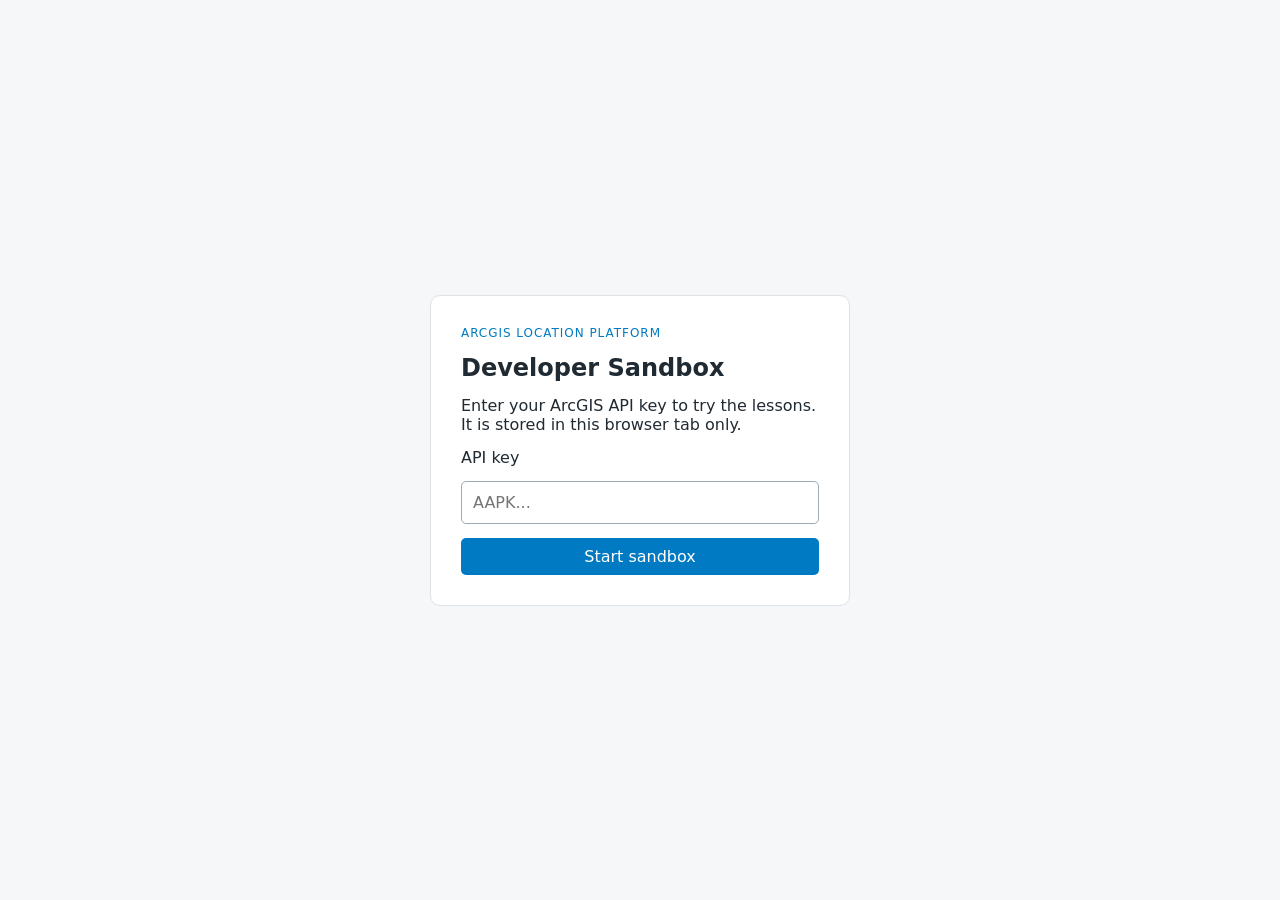
<file: index.html>
<!doctype html>
<html lang="en">
<head>
  <meta charset="utf-8">
  <meta name="viewport" content="width=device-width, initial-scale=1">
  <title>ArcGIS Location Platform Sandbox</title>
  <link rel="stylesheet" href="styles.css">
</head>
<body>
  <section id="auth" class="auth">
    <form id="auth-form" class="auth-card">
      <p class="eyebrow">ArcGIS Location Platform</p>
      <h1>Developer Sandbox</h1>
      <p>Enter your ArcGIS API key to try the lessons. It is stored in this browser tab only.</p>
      <label for="api-key">API key</label>
      <input id="api-key" type="password" autocomplete="off" placeholder="AAPK..." required>
      <button type="submit">Start sandbox</button>
    </form>
  </section>

  <div id="app" class="app" hidden>
    <header class="topbar">
      <button id="menu" type="button" class="quiet mobile-menu" aria-controls="sidebar" aria-expanded="false">Lessons</button>
      <strong>ArcGIS Location Platform Sandbox</strong>
      <button id="change-key" type="button" class="quiet">Change API key</button>
    </header>

    <aside id="sidebar" class="sidebar" aria-label="Lessons">
      <h2>Lessons</h2>
      <nav id="navigation"></nav>
    </aside>

    <main class="main">
      <div class="toolbar">
        <h1 id="lesson-title">Mapping</h1>
        <div class="actions">
          <button id="toggle-code" type="button" class="quiet" aria-pressed="false">Show code</button>
          <button id="run-code" type="button" hidden>Run code</button>
          <button id="reset-code" type="button" class="quiet" hidden>Reset</button>
        </div>
      </div>
      <div id="workspace" class="workspace">
        <iframe id="preview" title="Interactive ArcGIS lesson"></iframe>
        <section id="code-panel" class="code-panel" aria-label="Editable lesson HTML" hidden>
          <p id="code-status" class="code-status" role="status"></p>
          <div id="editor-host" hidden></div>
          <textarea id="code-input" spellcheck="false" aria-label="Lesson HTML source"></textarea>
        </section>
      </div>
    </main>
  </div>
  <script type="module" src="app.js"></script>
</body>
</html>
</file>
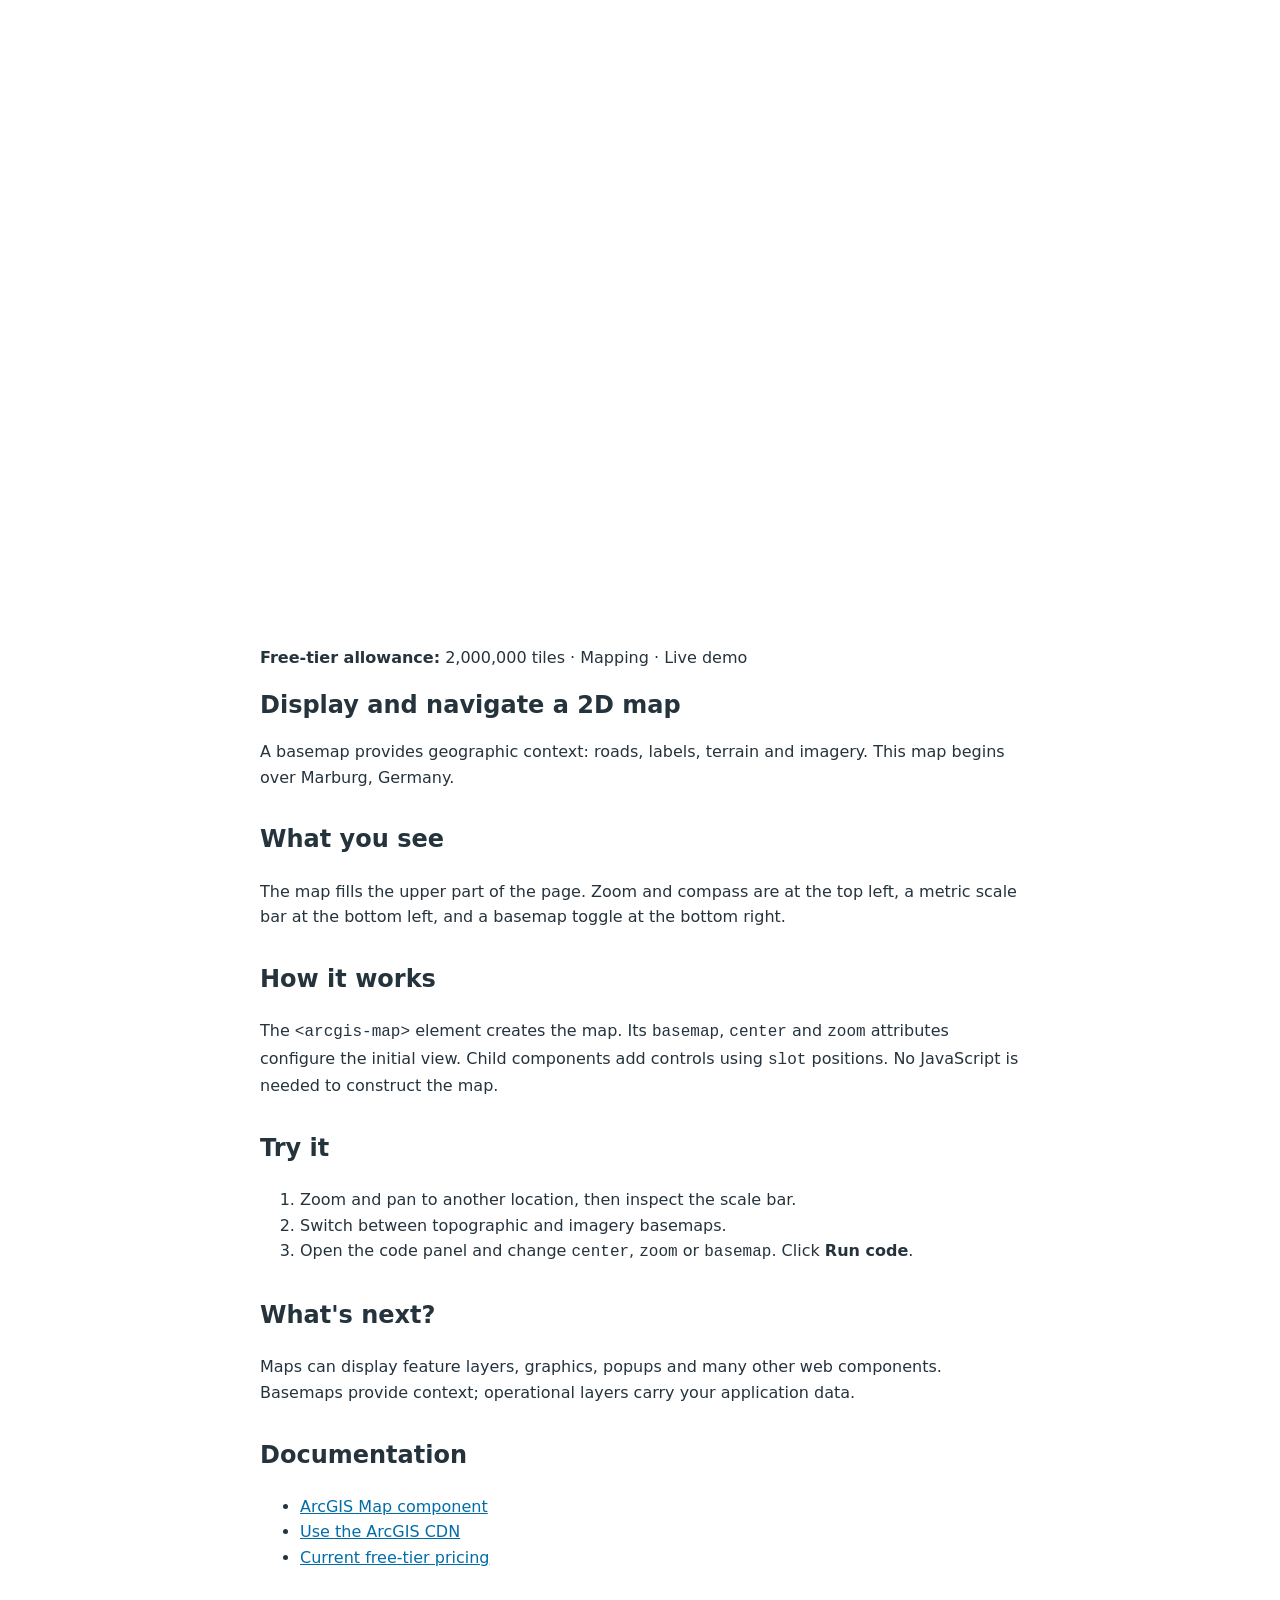
<file: lessons/01-map-basics.html>
<!doctype html>
<html lang="en">
<head>
  <meta charset="utf-8">
  <meta name="viewport" content="width=device-width, initial-scale=1">
  <title>2D maps and basemaps</title>
  <style>
    /* Everything needed to display this independent lesson. */
    body { margin: 0; font: 16px/1.6 system-ui, sans-serif; color: #25333d; }
    arcgis-map { display: block; height: 67vh; min-height: 360px; }
    article { max-width: 760px; margin: auto; padding: 26px 24px 60px; }
    h1 { line-height: 1.2; }
    h2 { margin-top: 30px; }
    a { color: #006da8; }
  </style>
  <script>
    // Reuse the API key entered on the sandbox homepage.
    var esriConfig = { apiKey: sessionStorage.getItem("ARCGIS_API_KEY") || "" };
  </script>
  <script type="module" src="https://js.arcgis.com/5.1/"></script>
</head>
<body>
  <!-- A complete 2D map built from declarative ArcGIS Web Components. -->
  <arcgis-map basemap="arcgis/topographic" center="8.77,50.81" zoom="11">
    <arcgis-zoom slot="top-left"></arcgis-zoom>
    <arcgis-compass slot="top-left"></arcgis-compass>
    <arcgis-scale-bar slot="bottom-left" unit="metric"></arcgis-scale-bar>
    <arcgis-basemap-toggle slot="bottom-right" next-basemap="arcgis/imagery"></arcgis-basemap-toggle>
  </arcgis-map>

  <article>
    <p><strong>Free-tier allowance:</strong> 2,000,000 tiles · Mapping · Live demo</p>
    <h1>Display and navigate a 2D map</h1>
    <p>A basemap provides geographic context: roads, labels, terrain and imagery. This map begins over Marburg, Germany.</p>

    <h2>What you see</h2>
    <p>The map fills the upper part of the page. Zoom and compass are at the top left, a metric scale bar at the bottom left, and a basemap toggle at the bottom right.</p>

    <h2>How it works</h2>
    <p>The <code>&lt;arcgis-map&gt;</code> element creates the map. Its <code>basemap</code>, <code>center</code> and <code>zoom</code> attributes configure the initial view. Child components add controls using <code>slot</code> positions. No JavaScript is needed to construct the map.</p>

    <h2>Try it</h2>
    <ol>
      <li>Zoom and pan to another location, then inspect the scale bar.</li>
      <li>Switch between topographic and imagery basemaps.</li>
      <li>Open the code panel and change <code>center</code>, <code>zoom</code> or <code>basemap</code>. Click <strong>Run code</strong>.</li>
    </ol>

    <h2>What's next?</h2>
    <p>Maps can display feature layers, graphics, popups and many other web components. Basemaps provide context; operational layers carry your application data.</p>

    <h2>Documentation</h2>
    <ul>
      <li><a href="https://developers.arcgis.com/javascript/latest/references/map-components/components/arcgis-map/" target="_blank" rel="noreferrer">ArcGIS Map component</a></li>
      <li><a href="https://developers.arcgis.com/javascript/latest/get-api/" target="_blank" rel="noreferrer">Use the ArcGIS CDN</a></li>
      <li><a href="https://location.arcgis.com/pricing/" target="_blank" rel="noreferrer">Current free-tier pricing</a></li>
    </ul>
  </article>
</body>
</html>
</file>
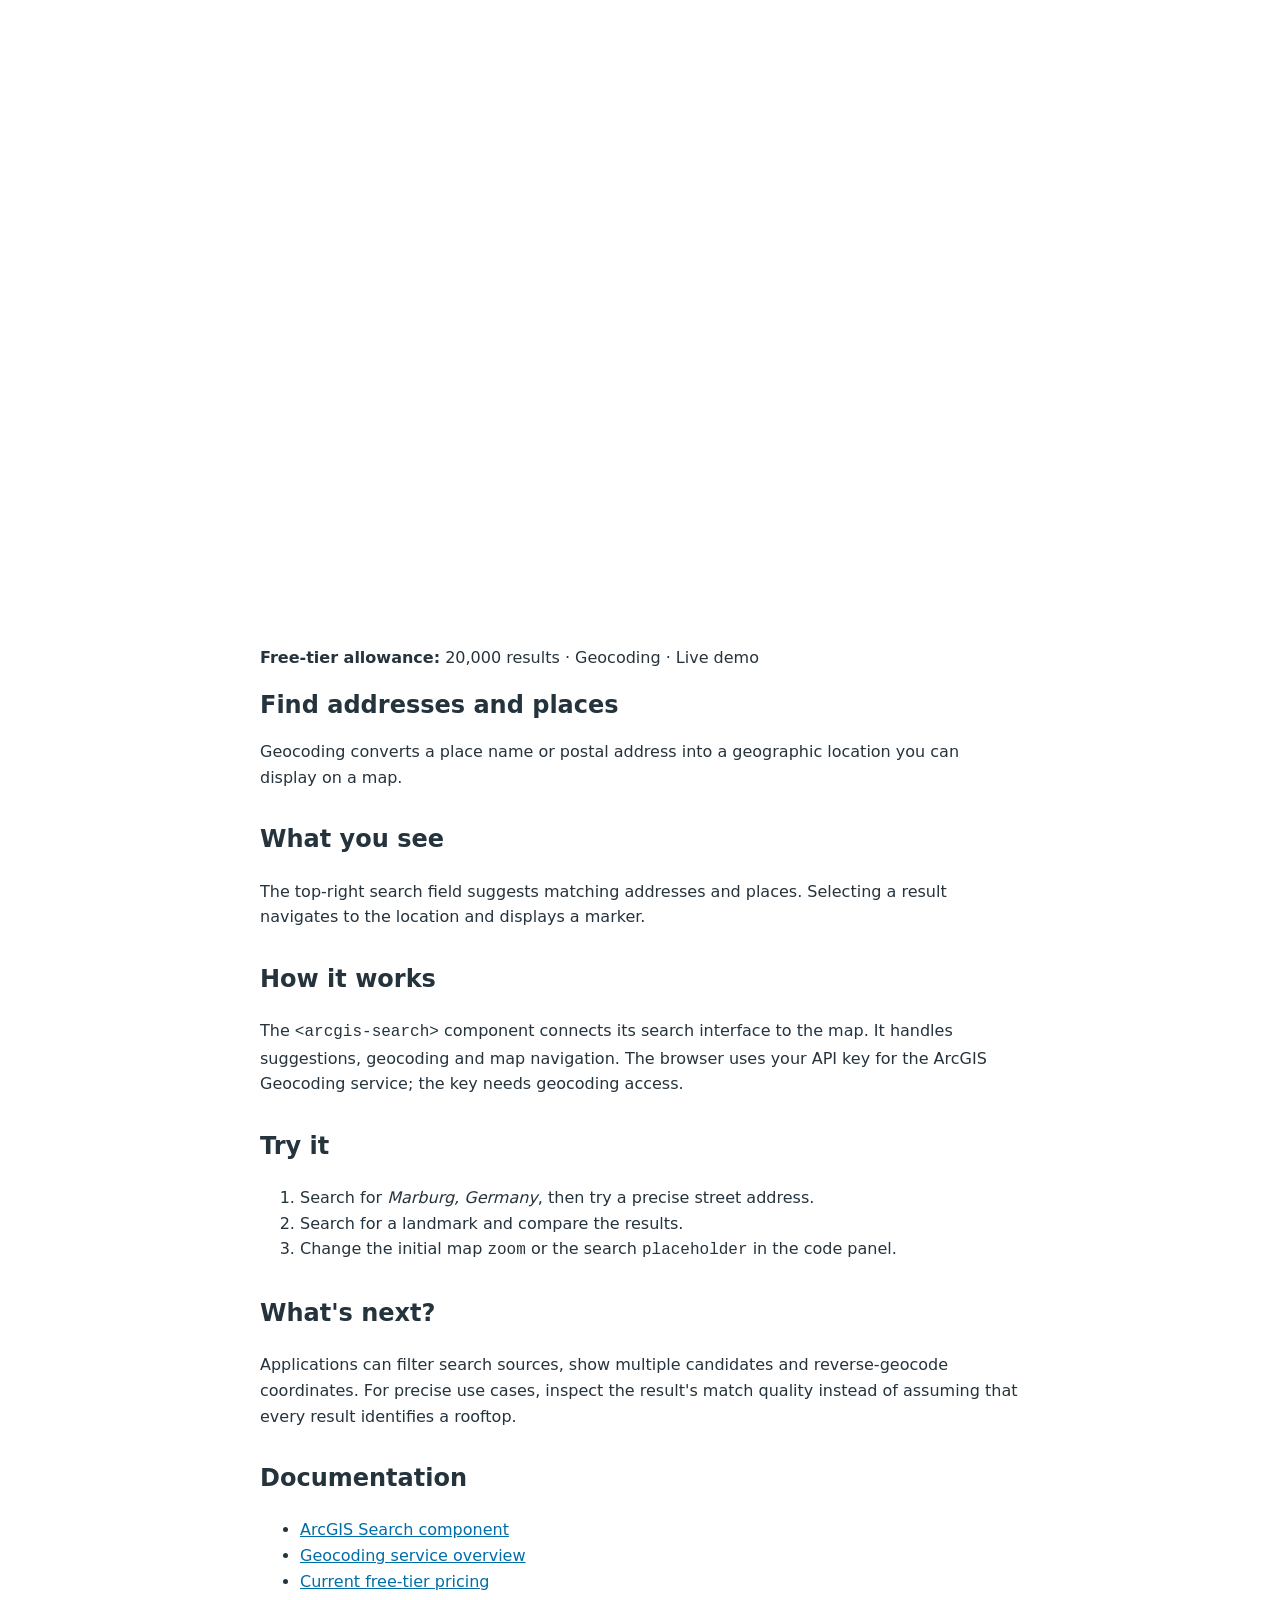
<file: lessons/02-place-search.html>
<!doctype html>
<html lang="en">
<head>
  <meta charset="utf-8">
  <meta name="viewport" content="width=device-width, initial-scale=1">
  <title>Find addresses and places</title>
  <style>
    body { margin: 0; font: 16px/1.6 system-ui, sans-serif; color: #25333d; }
    arcgis-map { display: block; height: 67vh; min-height: 360px; }
    article { max-width: 760px; margin: auto; padding: 26px 24px 60px; }
    h1 { line-height: 1.2; }
    h2 { margin-top: 30px; }
    a { color: #006da8; }
  </style>
  <script>
    // Geocoding requests use the sandbox's browser-session API key.
    var esriConfig = { apiKey: sessionStorage.getItem("ARCGIS_API_KEY") || "" };
  </script>
  <script type="module" src="https://js.arcgis.com/5.1/"></script>
</head>
<body>
  <!-- Search provides input, suggestions, result graphics and navigation. -->
  <arcgis-map basemap="arcgis/navigation" center="8.77,50.81" zoom="6">
    <arcgis-zoom slot="top-left"></arcgis-zoom>
    <arcgis-search slot="top-right" placeholder="Find an address or place"></arcgis-search>
  </arcgis-map>

  <article>
    <p><strong>Free-tier allowance:</strong> 20,000 results · Geocoding · Live demo</p>
    <h1>Find addresses and places</h1>
    <p>Geocoding converts a place name or postal address into a geographic location you can display on a map.</p>

    <h2>What you see</h2>
    <p>The top-right search field suggests matching addresses and places. Selecting a result navigates to the location and displays a marker.</p>

    <h2>How it works</h2>
    <p>The <code>&lt;arcgis-search&gt;</code> component connects its search interface to the map. It handles suggestions, geocoding and map navigation. The browser uses your API key for the ArcGIS Geocoding service; the key needs geocoding access.</p>

    <h2>Try it</h2>
    <ol>
      <li>Search for <em>Marburg, Germany</em>, then try a precise street address.</li>
      <li>Search for a landmark and compare the results.</li>
      <li>Change the initial map <code>zoom</code> or the search <code>placeholder</code> in the code panel.</li>
    </ol>

    <h2>What's next?</h2>
    <p>Applications can filter search sources, show multiple candidates and reverse-geocode coordinates. For precise use cases, inspect the result's match quality instead of assuming that every result identifies a rooftop.</p>

    <h2>Documentation</h2>
    <ul>
      <li><a href="https://developers.arcgis.com/javascript/latest/references/map-components/components/arcgis-search/" target="_blank" rel="noreferrer">ArcGIS Search component</a></li>
      <li><a href="https://developers.arcgis.com/documentation/mapping-and-location-services/geocoding/" target="_blank" rel="noreferrer">Geocoding service overview</a></li>
      <li><a href="https://location.arcgis.com/pricing/" target="_blank" rel="noreferrer">Current free-tier pricing</a></li>
    </ul>
  </article>
</body>
</html>
</file>
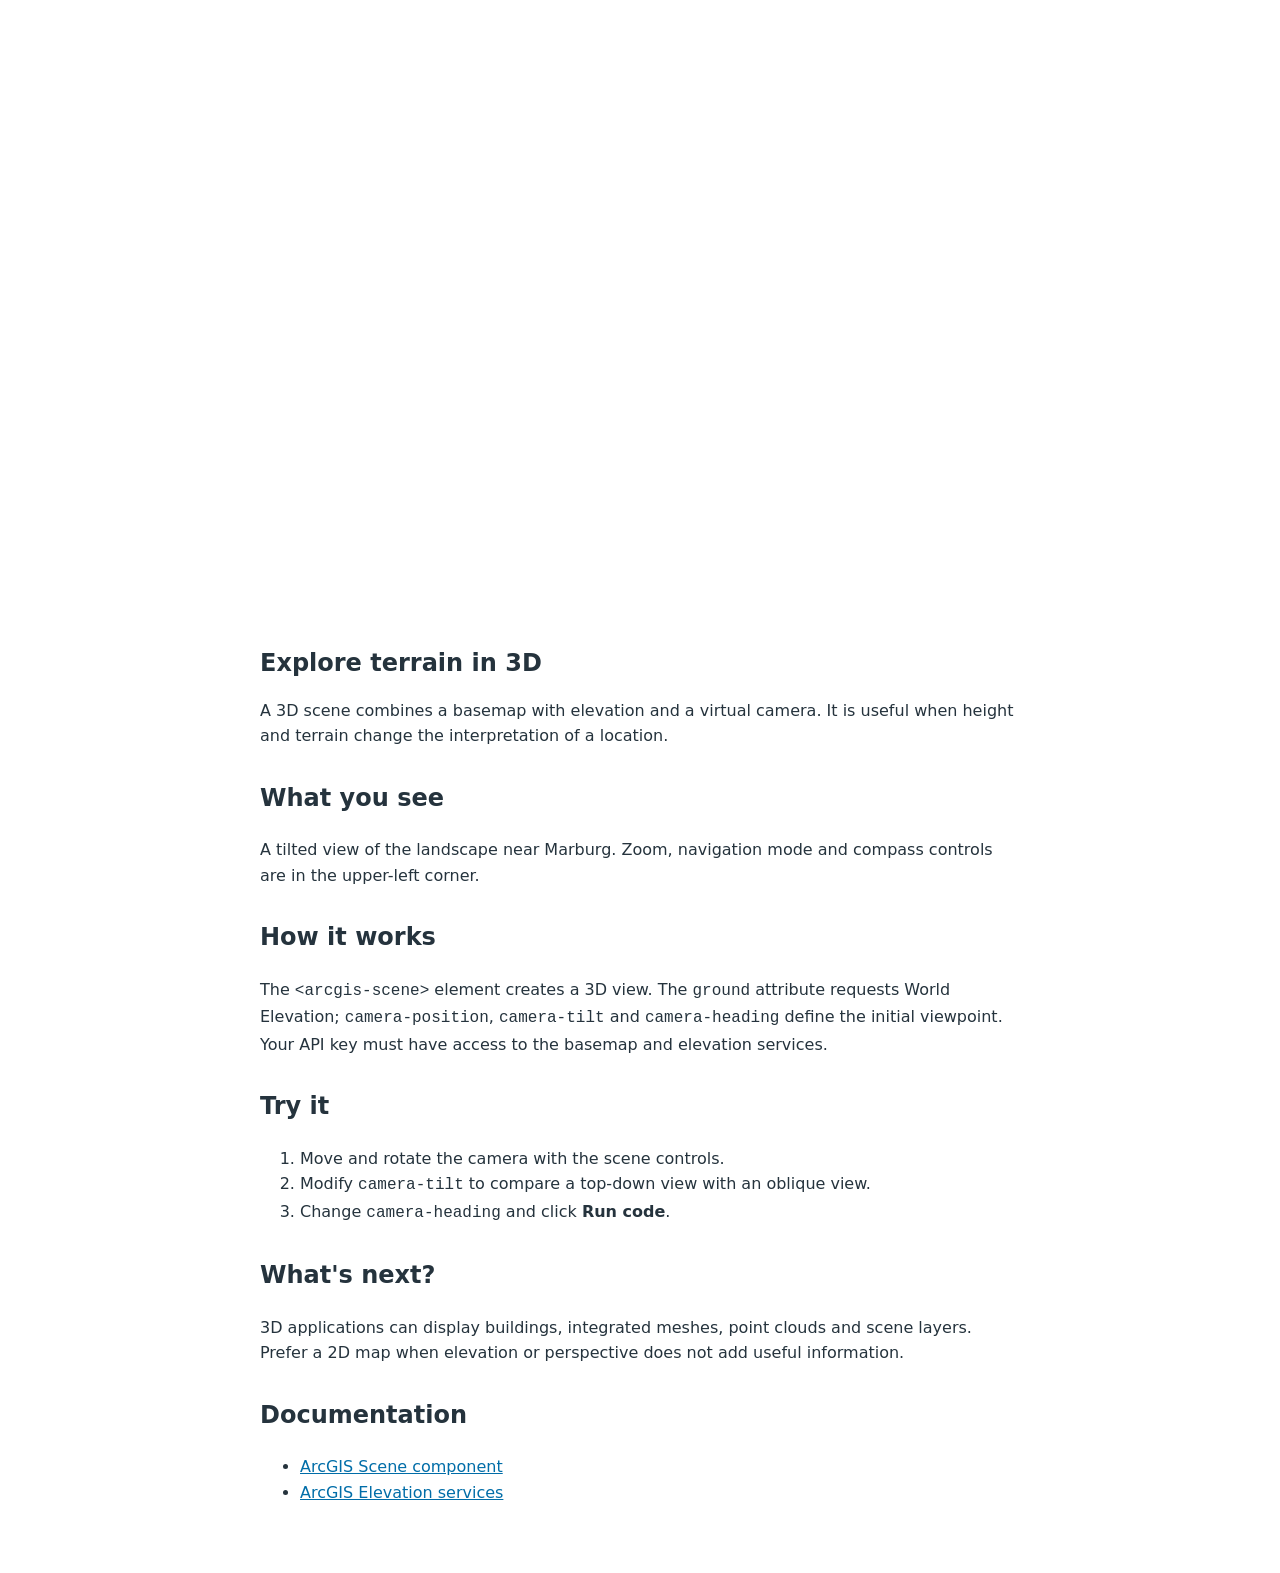
<file: lessons/03-scene-basics.html>
<!doctype html>
<html lang="en">
<head>
  <meta charset="utf-8">
  <meta name="viewport" content="width=device-width, initial-scale=1">
  <title>Explore terrain in 3D</title>
  <style>
    body { margin: 0; font: 16px/1.6 system-ui, sans-serif; color: #25333d; }
    arcgis-scene { display: block; height: 67vh; min-height: 360px; }
    article { max-width: 760px; margin: auto; padding: 26px 24px 60px; }
    h1 { line-height: 1.2; }
    h2 { margin-top: 30px; }
    a { color: #006da8; }
  </style>
  <script>
    // Basemap and elevation requests use the same browser-session API key.
    var esriConfig = { apiKey: sessionStorage.getItem("ARCGIS_API_KEY") || "" };
  </script>
  <script type="module" src="https://js.arcgis.com/5.1/"></script>
</head>
<body>
  <!-- Camera attributes make an initial 3D view possible without custom JS. -->
  <arcgis-scene
    basemap="arcgis/topographic"
    ground="world-elevation"
    camera-position="8.77,50.81,5000"
    camera-tilt="65"
    camera-heading="25"
  >
    <arcgis-zoom slot="top-left"></arcgis-zoom>
    <arcgis-navigation-toggle slot="top-left"></arcgis-navigation-toggle>
    <arcgis-compass slot="top-left"></arcgis-compass>
  </arcgis-scene>

  <article>
    <h1>Explore terrain in 3D</h1>
    <p>A 3D scene combines a basemap with elevation and a virtual camera. It is useful when height and terrain change the interpretation of a location.</p>

    <h2>What you see</h2>
    <p>A tilted view of the landscape near Marburg. Zoom, navigation mode and compass controls are in the upper-left corner.</p>

    <h2>How it works</h2>
    <p>The <code>&lt;arcgis-scene&gt;</code> element creates a 3D view. The <code>ground</code> attribute requests World Elevation; <code>camera-position</code>, <code>camera-tilt</code> and <code>camera-heading</code> define the initial viewpoint. Your API key must have access to the basemap and elevation services.</p>

    <h2>Try it</h2>
    <ol>
      <li>Move and rotate the camera with the scene controls.</li>
      <li>Modify <code>camera-tilt</code> to compare a top-down view with an oblique view.</li>
      <li>Change <code>camera-heading</code> and click <strong>Run code</strong>.</li>
    </ol>

    <h2>What's next?</h2>
    <p>3D applications can display buildings, integrated meshes, point clouds and scene layers. Prefer a 2D map when elevation or perspective does not add useful information.</p>

    <h2>Documentation</h2>
    <ul>
      <li><a href="https://developers.arcgis.com/javascript/latest/references/map-components/components/arcgis-scene/" target="_blank" rel="noreferrer">ArcGIS Scene component</a></li>
      <li><a href="https://developers.arcgis.com/documentation/mapping-and-location-services/elevation/" target="_blank" rel="noreferrer">ArcGIS Elevation services</a></li>
    </ul>
  </article>
</body>
</html>
</file>
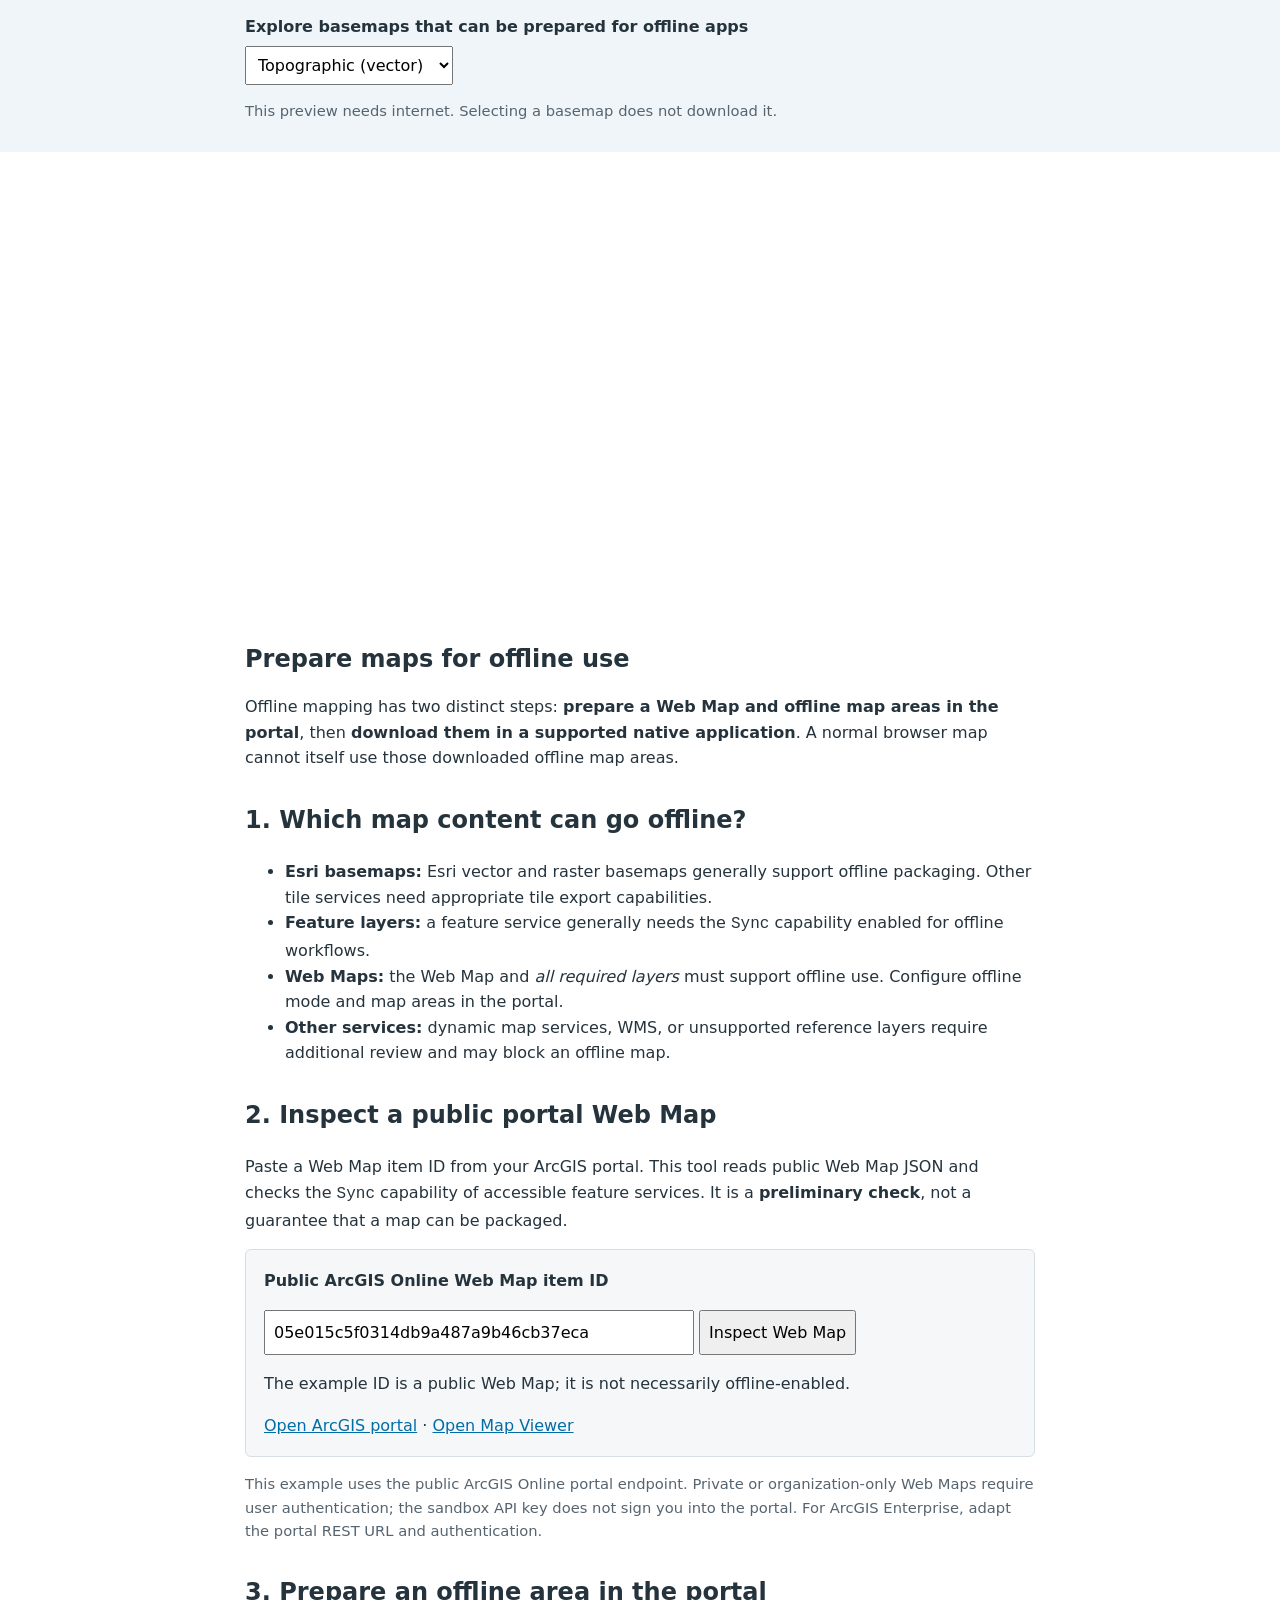
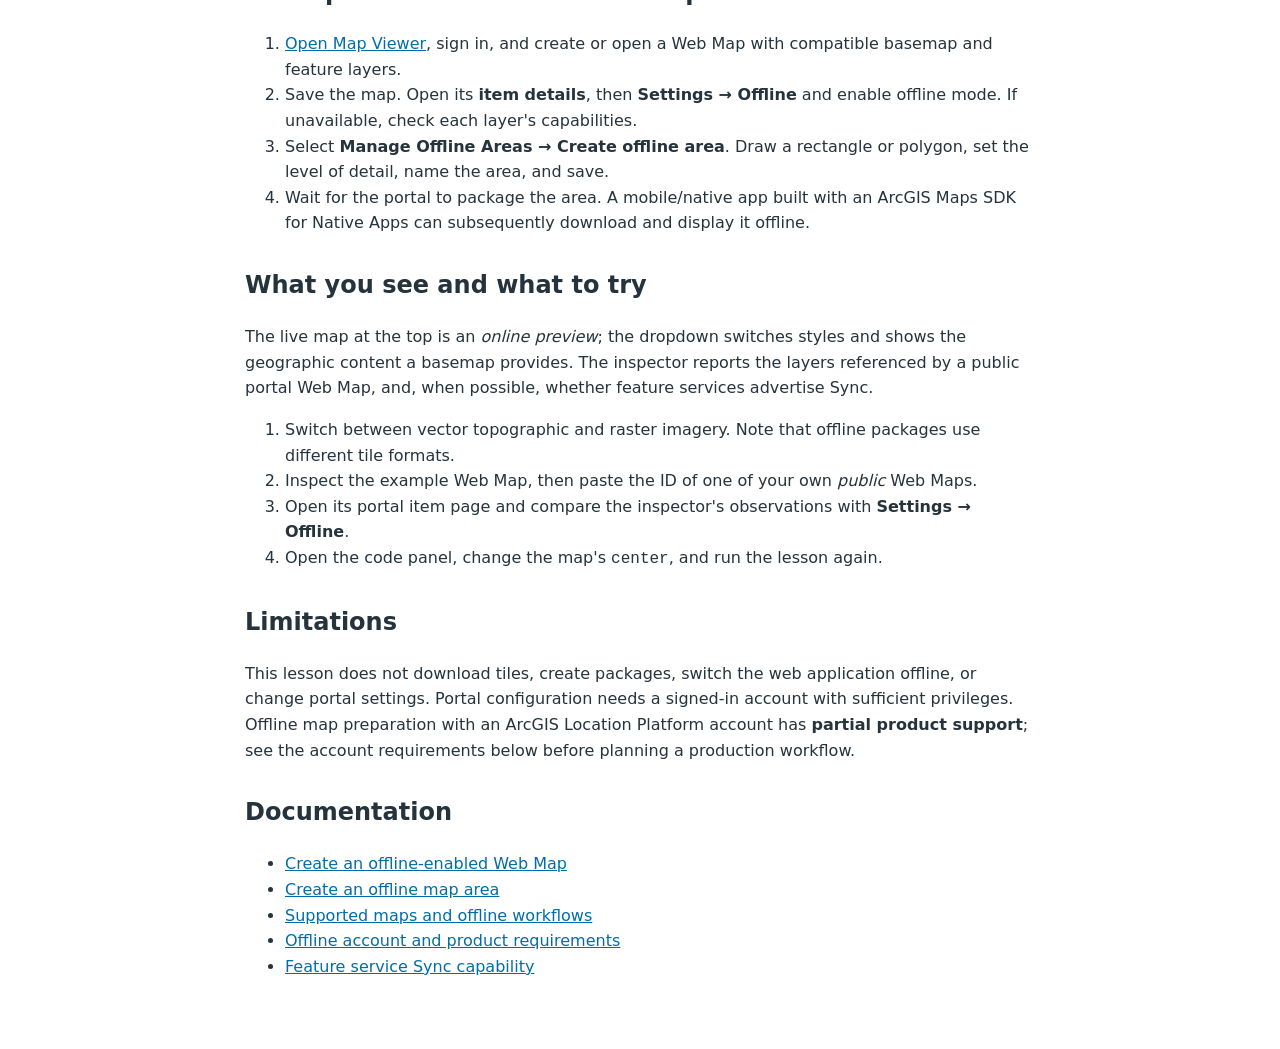
<file: lessons/04-offline-maps.html>
<!doctype html>
<html lang="en">
<head>
  <meta charset="utf-8">
  <meta name="viewport" content="width=device-width, initial-scale=1">
  <title>Prepare maps for offline use</title>
  <style>
    /* This lesson is a standalone HTML document; the sandbox embeds it unchanged. */
    body { margin: 0; font: 16px/1.6 system-ui, sans-serif; color: #25333d; }
    arcgis-map { display: block; height: 50vh; min-height: 340px; }
    article { max-width: 790px; margin: auto; padding: 24px 22px 60px; }
    h1 { line-height: 1.2; }
    h2 { margin-top: 30px; }
    a { color: #006da8; }
    label { display: block; font-weight: 600; margin-bottom: 6px; }
    input, select, button { font: inherit; padding: 8px; }
    input { width: min(100%, 430px); box-sizing: border-box; }
    button { cursor: pointer; }
    .tools { background: #eff5f8; padding: 14px 22px; }
    .tools > div { max-width: 790px; margin: auto; }
    .inspect { padding: 18px; background: #f5f7f8; border: 1px solid #d5e0e6; border-radius: 6px; }
    .inspect button { margin-top: 10px; }
    .layer-list { padding-left: 22px; }
    .layer-list li { margin: 8px 0; }
    .note { color: #566470; font-size: 0.92rem; }
  </style>
  <script>
    // The sandbox API key authorizes basemap requests, not private portal content.
    var esriConfig = { apiKey: sessionStorage.getItem("ARCGIS_API_KEY") || "" };
  </script>
  <script type="module" src="https://js.arcgis.com/5.1/"></script>
</head>
<body>
  <div class="tools">
    <div>
      <label for="basemap">Explore basemaps that can be prepared for offline apps</label>
      <select id="basemap">
        <option value="arcgis/topographic">Topographic (vector)</option>
        <option value="arcgis/navigation">Navigation (vector)</option>
        <option value="arcgis/imagery">Imagery (raster tiles)</option>
      </select>
      <p class="note">This preview needs internet. Selecting a basemap does not download it.</p>
    </div>
  </div>

  <!-- An ordinary, declarative ArcGIS Web Component: this is an ONLINE preview. -->
  <arcgis-map id="map" basemap="arcgis/topographic" center="8.77,50.81" zoom="11">
    <arcgis-zoom slot="top-left"></arcgis-zoom>
    <arcgis-scale-bar slot="bottom-left" unit="metric"></arcgis-scale-bar>
  </arcgis-map>

  <article>
    <h1>Prepare maps for offline use</h1>
    <p>Offline mapping has two distinct steps: <strong>prepare a Web Map and offline map areas in the portal</strong>, then <strong>download them in a supported native application</strong>. A normal browser map cannot itself use those downloaded offline map areas.</p>

    <h2>1. Which map content can go offline?</h2>
    <ul>
      <li><strong>Esri basemaps:</strong> Esri vector and raster basemaps generally support offline packaging. Other tile services need appropriate tile export capabilities.</li>
      <li><strong>Feature layers:</strong> a feature service generally needs the <code>Sync</code> capability enabled for offline workflows.</li>
      <li><strong>Web Maps:</strong> the Web Map and <em>all required layers</em> must support offline use. Configure offline mode and map areas in the portal.</li>
      <li><strong>Other services:</strong> dynamic map services, WMS, or unsupported reference layers require additional review and may block an offline map.</li>
    </ul>

    <h2>2. Inspect a public portal Web Map</h2>
    <p>Paste a Web Map item ID from your ArcGIS portal. This tool reads public Web Map JSON and checks the <code>Sync</code> capability of accessible feature services. It is a <strong>preliminary check</strong>, not a guarantee that a map can be packaged.</p>
    <form id="inspect" class="inspect">
      <label for="item-id">Public ArcGIS Online Web Map item ID</label>
      <input id="item-id" name="item-id" value="05e015c5f0314db9a487a9b46cb37eca" maxlength="32" pattern="[a-fA-F0-9]{32}" required spellcheck="false" autocomplete="off">
      <button type="submit">Inspect Web Map</button>
      <p id="status" role="status" aria-live="polite">The example ID is a public Web Map; it is not necessarily offline-enabled.</p>
      <ul id="layer-list" class="layer-list" aria-label="Offline suitability observations"></ul>
      <a id="portal-item" href="https://www.arcgis.com/home/content.html" target="_blank" rel="noopener noreferrer">Open ArcGIS portal</a> ·
      <a id="viewer-item" href="https://www.arcgis.com/apps/mapviewer/index.html" target="_blank" rel="noopener noreferrer">Open Map Viewer</a>
    </form>
    <p class="note">This example uses the public ArcGIS Online portal endpoint. Private or organization-only Web Maps require user authentication; the sandbox API key does not sign you into the portal. For ArcGIS Enterprise, adapt the portal REST URL and authentication.</p>

    <h2>3. Prepare an offline area in the portal</h2>
    <ol>
      <li><a href="https://www.arcgis.com/apps/mapviewer/index.html" target="_blank" rel="noopener noreferrer">Open Map Viewer</a>, sign in, and create or open a Web Map with compatible basemap and feature layers.</li>
      <li>Save the map. Open its <strong>item details</strong>, then <strong>Settings → Offline</strong> and enable offline mode. If unavailable, check each layer's capabilities.</li>
      <li>Select <strong>Manage Offline Areas → Create offline area</strong>. Draw a rectangle or polygon, set the level of detail, name the area, and save.</li>
      <li>Wait for the portal to package the area. A mobile/native app built with an ArcGIS Maps SDK for Native Apps can subsequently download and display it offline.</li>
    </ol>

    <h2>What you see and what to try</h2>
    <p>The live map at the top is an <em>online preview</em>; the dropdown switches styles and shows the geographic content a basemap provides. The inspector reports the layers referenced by a public portal Web Map, and, when possible, whether feature services advertise Sync.</p>
    <ol>
      <li>Switch between vector topographic and raster imagery. Note that offline packages use different tile formats.</li>
      <li>Inspect the example Web Map, then paste the ID of one of your own <em>public</em> Web Maps.</li>
      <li>Open its portal item page and compare the inspector's observations with <strong>Settings → Offline</strong>.</li>
      <li>Open the code panel, change the map's <code>center</code>, and run the lesson again.</li>
    </ol>

    <h2>Limitations</h2>
    <p>This lesson does not download tiles, create packages, switch the web application offline, or change portal settings. Portal configuration needs a signed-in account with sufficient privileges. Offline map preparation with an ArcGIS Location Platform account has <strong>partial product support</strong>; see the account requirements below before planning a production workflow.</p>

    <h2>Documentation</h2>
    <ul>
      <li><a href="https://developers.arcgis.com/documentation/offline-mapping-apps/tutorials/tools/create-an-offline-enabled-web-map/" target="_blank" rel="noopener noreferrer">Create an offline-enabled Web Map</a></li>
      <li><a href="https://developers.arcgis.com/documentation/offline-mapping-apps/tutorials/tools/create-an-offline-map-area/" target="_blank" rel="noopener noreferrer">Create an offline map area</a></li>
      <li><a href="https://developers.arcgis.com/documentation/offline-mapping-apps/partially-offline-apps/offline-maps/" target="_blank" rel="noopener noreferrer">Supported maps and offline workflows</a></li>
      <li><a href="https://developers.arcgis.com/documentation/offline-mapping-apps/get-started/" target="_blank" rel="noopener noreferrer">Offline account and product requirements</a></li>
      <li><a href="https://developers.arcgis.com/rest/services-reference/enterprise/sync-enabled-feature-services/" target="_blank" rel="noopener noreferrer">Feature service Sync capability</a></li>
    </ul>
  </article>

  <script>
    const map = document.querySelector("#map");
    document.querySelector("#basemap").addEventListener("change", (event) => {
      // Basemap switching is online-only; it does not create an offline package.
      map.basemap = event.target.value;
    });

    async function readJSON(url) {
      const response = await fetch(url);
      if (!response.ok) throw new Error(`HTTP ${response.status}`);
      const json = await response.json();
      if (json.error) throw new Error(json.error.message || "Portal request failed");
      return json;
    }

    const serviceCache = new Map();
    async function featureSyncStatus(url) {
      const root = (url || "").replace(/\/\d+\/?$/, "").replace(/\/$/, "");
      if (!/^https:\/\//i.test(root) || !/\/FeatureServer$/i.test(root)) {
        return "Feature layer: service cannot be checked here";
      }
      if (!serviceCache.has(root)) {
        serviceCache.set(root, readJSON(`${root}?f=json`));
      }
      try {
        const info = await serviceCache.get(root);
        // Sync is advertised at the FeatureServer root, not at the individual layer URL.
        const capabilities = String(info.capabilities || "").split(",").map((value) => value.trim());
        return capabilities.includes("Sync") ? "Sync advertised (good candidate)" : "No Sync capability (not ready)";
      } catch {
        return "Service metadata unavailable (check in portal)";
      }
    }

    async function describeLayer(layer, isBasemap) {
      const kind = layer.layerType || layer.type || "Unknown layer type";
      const title = layer.title || layer.name || "Untitled layer";
      const isFeature = /FeatureLayer/i.test(kind) || /\/FeatureServer(?:\/\d+)?\/?$/i.test(layer.url || "");
      let result = "Check offline/export support in portal";
      if (isFeature) result = await featureSyncStatus(layer.url);
      else if (/VectorTile|VectorTiled|TiledMapService|TileLayer/i.test(kind)) {
        result = "Tile layer candidate; verify tile export and offline settings";
      } else if (!isBasemap) result = "Unsupported or unverified layer type; review before packaging";
      return `${isBasemap ? "Basemap" : "Layer"}: ${title} (${kind}) — ${result}`;
    }

    document.querySelector("#inspect").addEventListener("submit", async (event) => {
      event.preventDefault();
      const id = document.querySelector("#item-id").value.trim();
      if (!/^[a-f\d]{32}$/i.test(id)) return;
      const status = document.querySelector("#status");
      const list = document.querySelector("#layer-list");
      const itemLink = document.querySelector("#portal-item");
      const viewerLink = document.querySelector("#viewer-item");
      list.replaceChildren();
      itemLink.href = `https://www.arcgis.com/home/item.html?id=${id}`;
      itemLink.textContent = "Open this Web Map in the portal →";
      viewerLink.href = `https://www.arcgis.com/apps/mapviewer/index.html?webmap=${id}`;
      viewerLink.textContent = "Preview this Web Map in Map Viewer →";
      status.textContent = "Reading public portal metadata…";
      try {
        const url = `https://www.arcgis.com/sharing/rest/content/items/${id}`;
        const item = await readJSON(`${url}?f=json`);
        if (item.type !== "Web Map") throw new Error("This item is not a Web Map.");
        const data = await readJSON(`${url}/data?f=json`);
        const basemapLayers = data.baseMap?.baseMapLayers || [];
        const operationalLayers = data.operationalLayers || [];
        for (const [layers, basemap] of [[basemapLayers, true], [operationalLayers, false]]) {
          for (const layer of layers) {
            const row = document.createElement("li");
            row.textContent = await describeLayer(layer, basemap);
            list.append(row);
          }
        }
        status.textContent = `${item.title}: ${basemapLayers.length} basemap layer(s), ${operationalLayers.length} operational layer(s). Check Settings → Offline in the portal for final eligibility.`;
        if (!list.childElementCount) status.textContent += " No layer definitions found.";
      } catch (error) {
        status.textContent = `Could not inspect: ${error.message}. Public item access is required; private maps need user sign-in.`;
      }
    });
  </script>
</body>
</html>
</file>
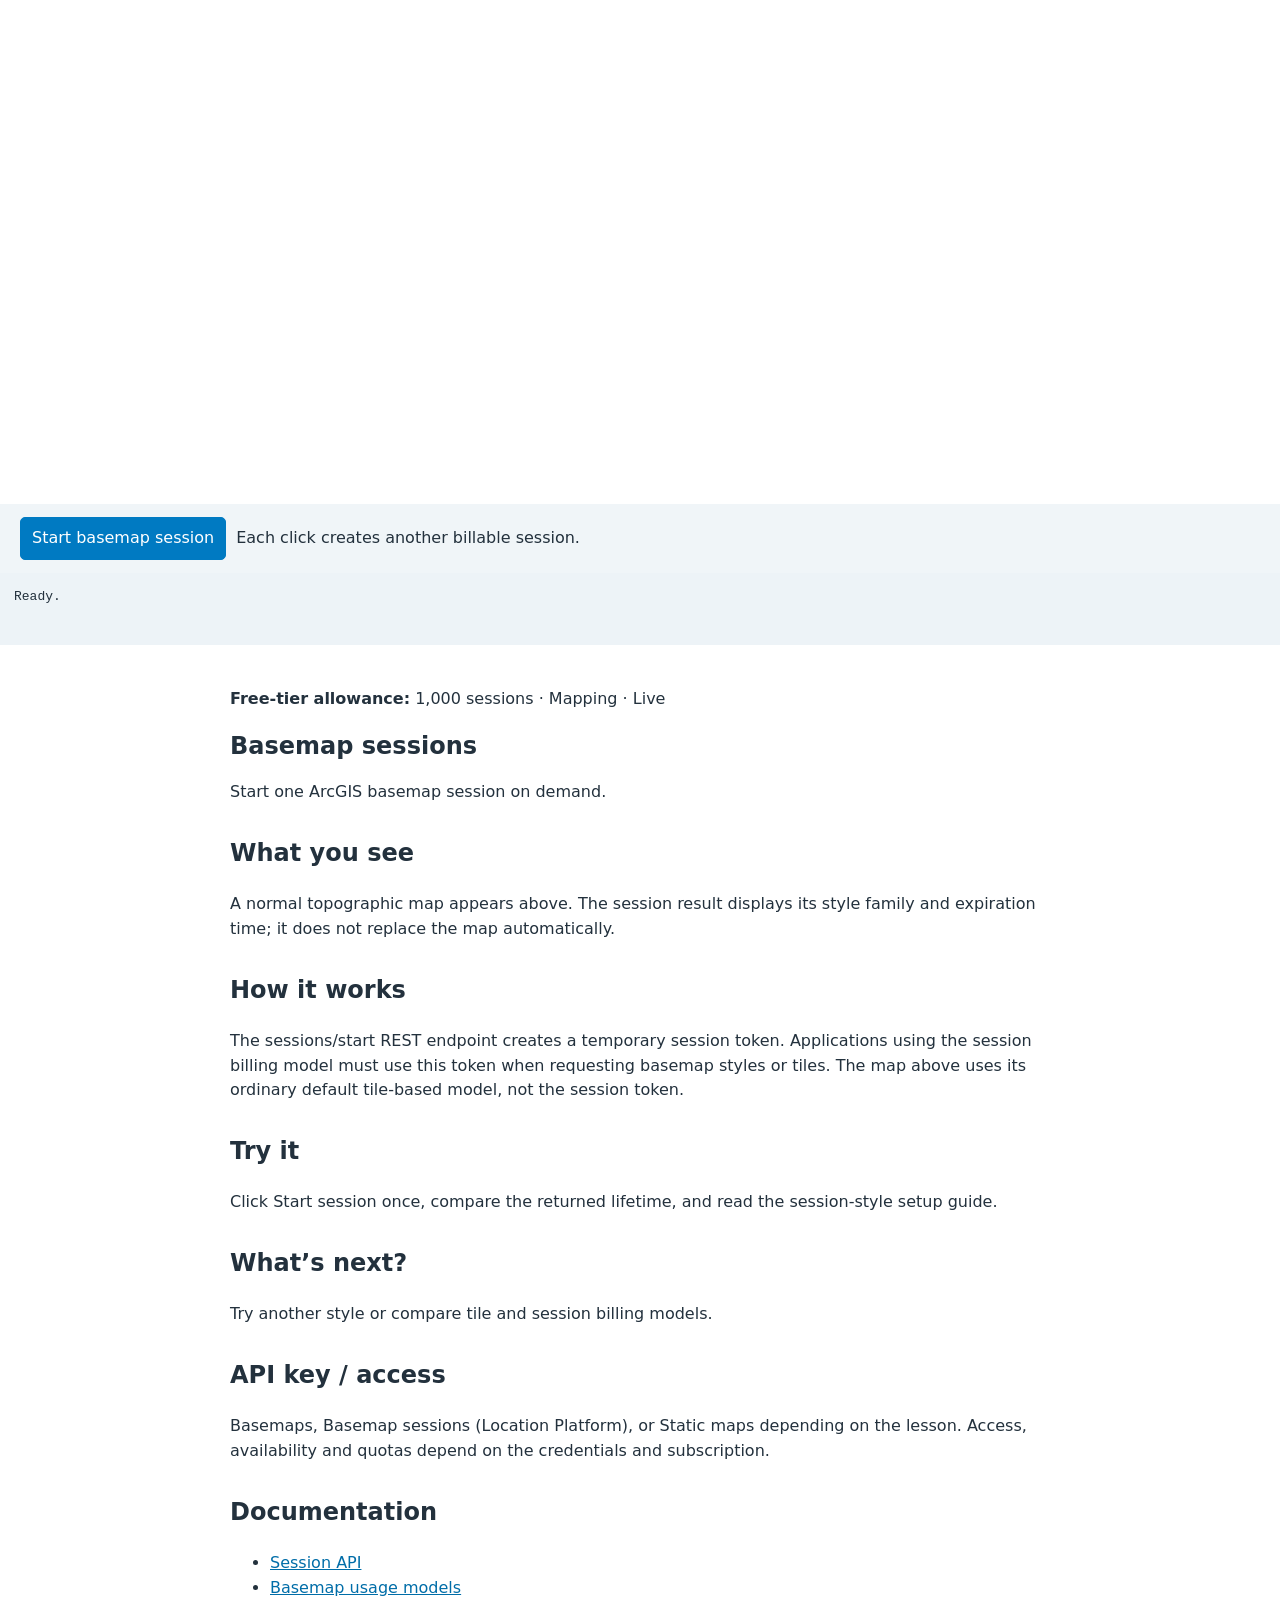
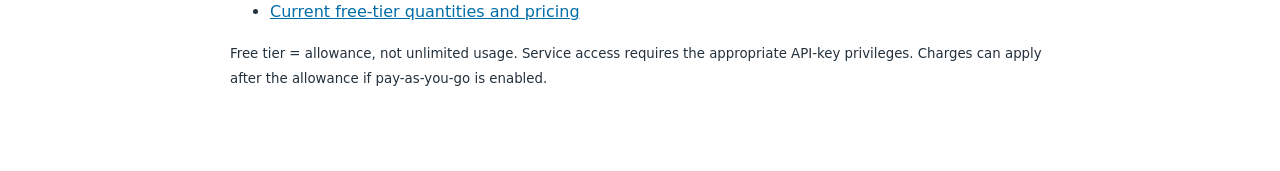
<file: lessons/05-basemap-sessions.html>
<!doctype html>
<html lang="en">
<head>
  <meta charset="utf-8">
  <meta name="viewport" content="width=device-width,initial-scale=1">
  <title>Basemap sessions</title>
  <style>
    /* Standalone lesson: interactive demo first, explanation below. */
    body {margin:0;font:16px/1.55 system-ui,sans-serif;color:#23313d;background:#fff}
    arcgis-map {display:block;height:56vh;min-height:310px}
    article {max-width:820px;margin:0 auto;padding:26px 24px 64px}
    .controls {display:flex;flex-wrap:wrap;align-items:center;gap:10px;padding:13px 20px;background:#f0f5f8}
    button,input,select {font:inherit;padding:8px 11px;border-radius:5px;border:1px solid #a9b8c5}
    input[type=url] {width:min(440px,90vw)}
    button {background:#007ac2;color:white;border-color:#007ac2;cursor:pointer}
    pre {white-space:pre-wrap;overflow-wrap:anywhere;padding:14px;margin:0;background:#edf3f7;font:13px/1.5 ui-monospace,monospace;max-height:240px;overflow:auto}
    .notice {padding:12px 14px;background:#fff3db;border-left:4px solid #a76700}
    .result {min-height:44px}
    .image-preview {display:grid;place-items:center;height:min(54vh,480px);background:#edf3f7}
    .image-preview img {max-width:95%;max-height:95%;object-fit:contain}
    h1 {line-height:1.2}h2 {margin-top:30px}a {color:#006da8}
  </style>
  <script>
    // The same browser tab shares the API key entered on the sandbox homepage.
    var esriConfig = {apiKey: sessionStorage.getItem("ARCGIS_API_KEY") || ""};
  </script>
  <script type="module" src="https://js.arcgis.com/5.1/"></script>
</head>
<body>
  <arcgis-map basemap="arcgis/topographic" center="8.77,50.81" zoom="12">
    <arcgis-zoom slot="top-left"></arcgis-zoom>
  </arcgis-map>
  <div class="controls"><button id="start">Start basemap session</button><span>Each click creates another billable session.</span></div>
  <pre id="result" class="result" aria-live="polite">Ready.</pre>
  <article>
    <p><strong>Free-tier allowance:</strong> 1,000 sessions · Mapping · Live</p>
    <h1>Basemap sessions</h1>
    <p>Start one ArcGIS basemap session on demand.</p>
    
    <h2>What you see</h2>
    <p>A normal topographic map appears above. The session result displays its style family and expiration time; it does not replace the map automatically.</p>
    <h2>How it works</h2>
    <p>The sessions/start REST endpoint creates a temporary session token. Applications using the session billing model must use this token when requesting basemap styles or tiles. The map above uses its ordinary default tile-based model, not the session token.</p>
    <h2>Try it</h2>
    <p>Click Start session once, compare the returned lifetime, and read the session-style setup guide.</p>
    
    <h2>What’s next?</h2>
    <p>Try another style or compare tile and session billing models.</p>
    <h2>API key / access</h2>
    <p>Basemaps, Basemap sessions (Location Platform), or Static maps depending on the lesson. Access, availability and quotas depend on the credentials and subscription.</p>
    <h2>Documentation</h2>
    <ul>
      <li><a href="https://developers.arcgis.com/rest/basemap-styles/sessions-start-get/" target="_blank" rel="noreferrer">Session API</a></li>
      <li><a href="https://developers.arcgis.com/documentation/mapping-and-location-services/mapping/basemap-usage/" target="_blank" rel="noreferrer">Basemap usage models</a></li>
      <li><a href="https://location.arcgis.com/pricing/" target="_blank" rel="noreferrer">Current free-tier quantities and pricing</a></li>
    </ul>
    <p><small>Free tier = allowance, not unlimited usage. Service access requires the appropriate API-key privileges. Charges can apply after the allowance if pay-as-you-go is enabled.</small></p>
  </article>
<script type="module">
  document.querySelector("#start").addEventListener("click", async () => {
    const output = document.querySelector("#result");
    output.textContent = "Starting a session…";
    try {
      const response = await fetch("https://basemapstyles-api.arcgis.com/arcgis/rest/services/styles/v2/sessions/start?styleFamily=arcgis", {
        headers: {Authorization: `Bearer ${sessionStorage.getItem("ARCGIS_API_KEY")}`}
      });
      const data = await response.json();
      if (!response.ok || data.error) throw Error(data.error?.message || `HTTP ${response.status}`);
      // A session token is deliberately not printed in the UI.
      output.textContent = `Session started for ${data.styleFamily}. Expires: ${new Date(data.endTime).toLocaleString()}`;
    } catch(error) { output.textContent = error.message; }
  });</script>
</body>
</html>
</file>
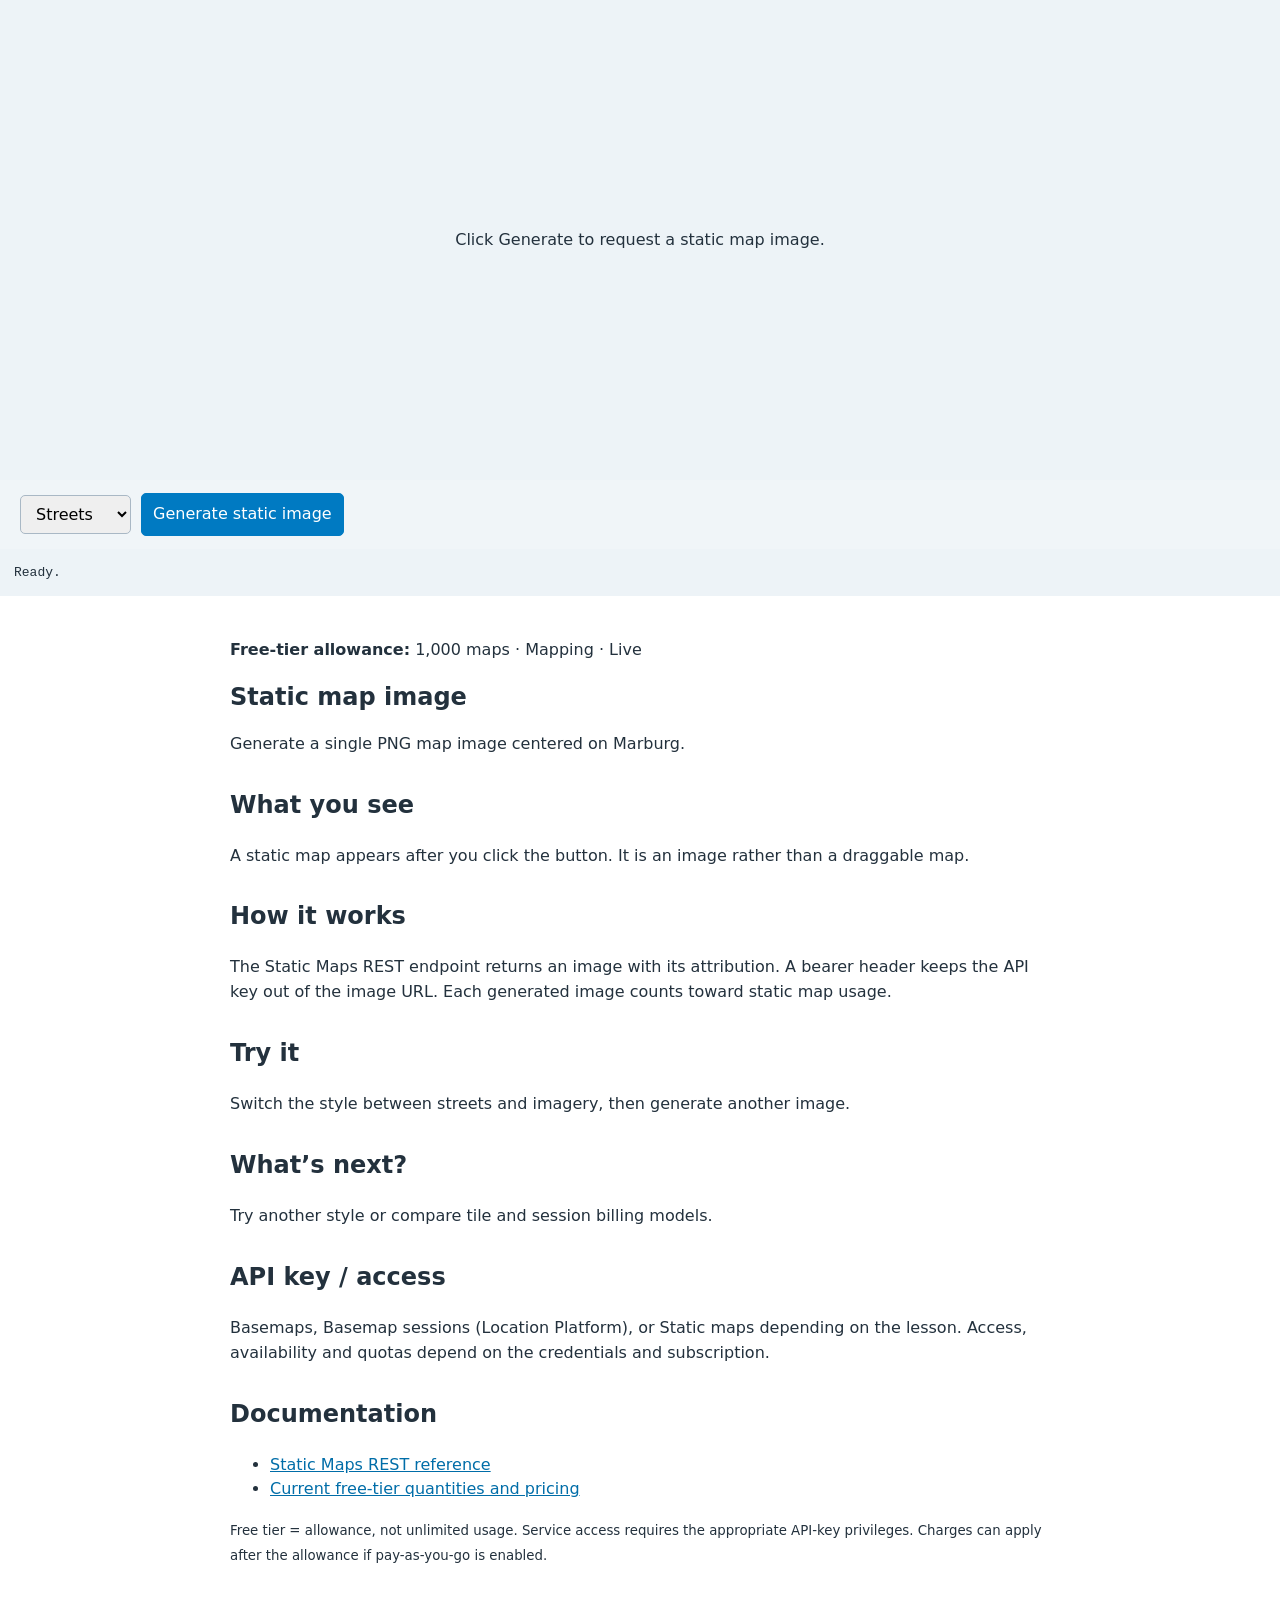
<file: lessons/06-static-maps.html>
<!doctype html>
<html lang="en">
<head>
  <meta charset="utf-8">
  <meta name="viewport" content="width=device-width,initial-scale=1">
  <title>Static map image</title>
  <style>
    /* Standalone lesson: interactive demo first, explanation below. */
    body {margin:0;font:16px/1.55 system-ui,sans-serif;color:#23313d;background:#fff}
    arcgis-map {display:block;height:56vh;min-height:310px}
    article {max-width:820px;margin:0 auto;padding:26px 24px 64px}
    .controls {display:flex;flex-wrap:wrap;align-items:center;gap:10px;padding:13px 20px;background:#f0f5f8}
    button,input,select {font:inherit;padding:8px 11px;border-radius:5px;border:1px solid #a9b8c5}
    input[type=url] {width:min(440px,90vw)}
    button {background:#007ac2;color:white;border-color:#007ac2;cursor:pointer}
    pre {white-space:pre-wrap;overflow-wrap:anywhere;padding:14px;margin:0;background:#edf3f7;font:13px/1.5 ui-monospace,monospace;max-height:240px;overflow:auto}
    .notice {padding:12px 14px;background:#fff3db;border-left:4px solid #a76700}
    .result {min-height:44px}
    .image-preview {display:grid;place-items:center;height:min(54vh,480px);background:#edf3f7}
    .image-preview img {max-width:95%;max-height:95%;object-fit:contain}
    h1 {line-height:1.2}h2 {margin-top:30px}a {color:#006da8}
  </style>

</head>
<body>
  <div class="image-preview"><img id="image" alt="Generated static ArcGIS map" hidden><p id="placeholder">Click Generate to request a static map image.</p></div>
  <div class="controls"><select id="style"><option value="streets">Streets</option><option value="imagery">Imagery</option></select><button id="generate">Generate static image</button></div><pre id="result" aria-live="polite">Ready.</pre>
  <article>
    <p><strong>Free-tier allowance:</strong> 1,000 maps · Mapping · Live</p>
    <h1>Static map image</h1>
    <p>Generate a single PNG map image centered on Marburg.</p>
    
    <h2>What you see</h2>
    <p>A static map appears after you click the button. It is an image rather than a draggable map.</p>
    <h2>How it works</h2>
    <p>The Static Maps REST endpoint returns an image with its attribution. A bearer header keeps the API key out of the image URL. Each generated image counts toward static map usage.</p>
    <h2>Try it</h2>
    <p>Switch the style between streets and imagery, then generate another image.</p>
    
    <h2>What’s next?</h2>
    <p>Try another style or compare tile and session billing models.</p>
    <h2>API key / access</h2>
    <p>Basemaps, Basemap sessions (Location Platform), or Static maps depending on the lesson. Access, availability and quotas depend on the credentials and subscription.</p>
    <h2>Documentation</h2>
    <ul>
      <li><a href="https://developers.arcgis.com/rest/static-maps/basemap-style-with-point-get/" target="_blank" rel="noreferrer">Static Maps REST reference</a></li>
      <li><a href="https://location.arcgis.com/pricing/" target="_blank" rel="noreferrer">Current free-tier quantities and pricing</a></li>
    </ul>
    <p><small>Free tier = allowance, not unlimited usage. Service access requires the appropriate API-key privileges. Charges can apply after the allowance if pay-as-you-go is enabled.</small></p>
  </article>
<script type="module">
  let previousUrl;
  document.querySelector("#generate").addEventListener("click", async () => {
    const output = document.querySelector("#result");
    output.textContent = "Generating image…";
    try {
      const style = document.querySelector("#style").value;
      const url = `https://static-maps-api.arcgis.com/arcgis/rest/services/static-maps-service/v1/static-maps/arcgis/${style}/with-point?x=8.77&y=50.81&width=640&height=380&format=png&zoom=12`;
      const response = await fetch(url, {headers: {Authorization: `Bearer ${sessionStorage.getItem("ARCGIS_API_KEY")}`}});
      if (!response.ok) throw Error(`HTTP ${response.status}: ${await response.text()}`);
      const image = document.querySelector("#image");
      if (previousUrl) URL.revokeObjectURL(previousUrl);
      previousUrl = URL.createObjectURL(await response.blob());
      image.src = previousUrl;
      image.hidden = false;
      document.querySelector("#placeholder").hidden = true;
      output.textContent = "Static map created. Attribution is included in the image by default.";
    } catch(error) { output.textContent = error.message; }
  });</script>
</body>
</html>
</file>
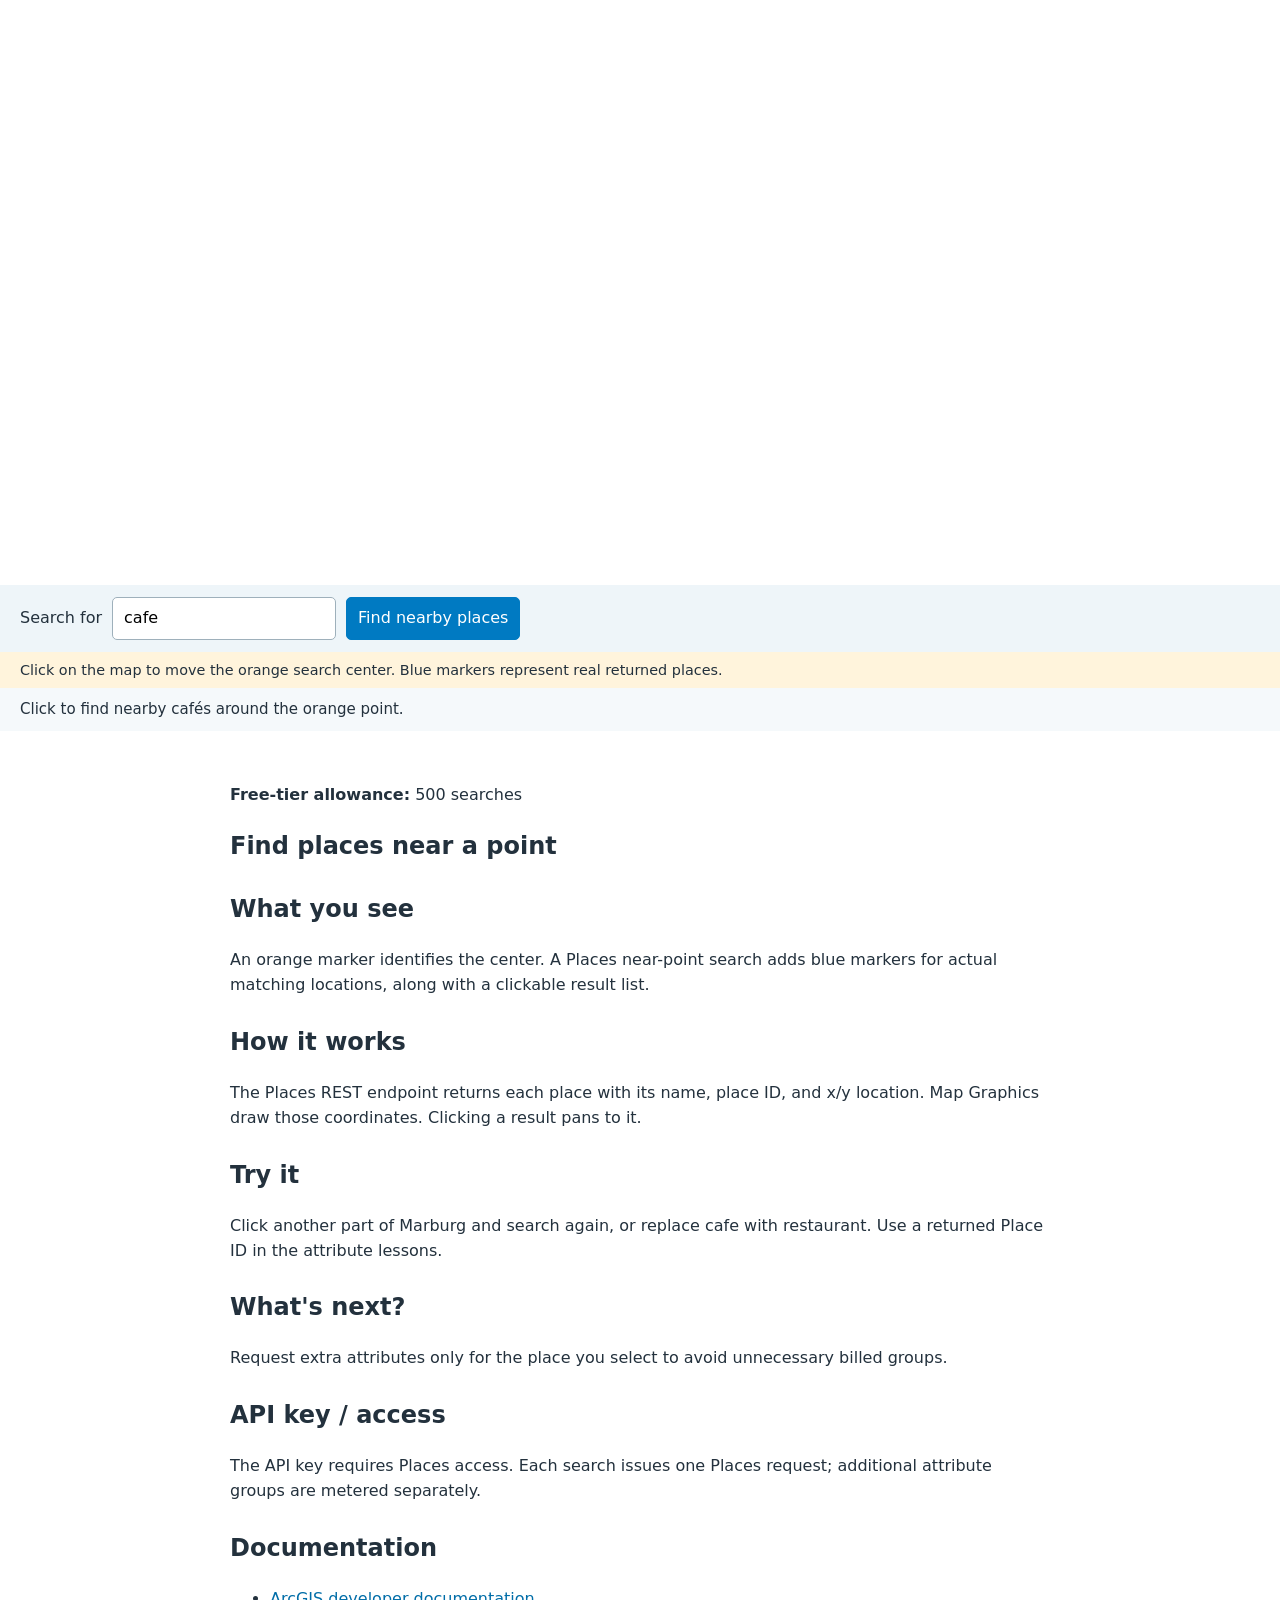
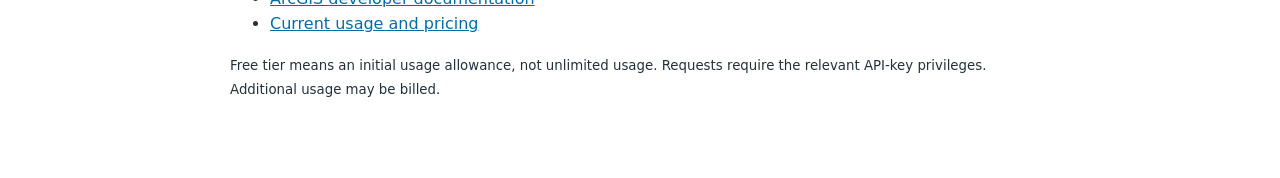
<file: lessons/07-places-nearby.html>
<!doctype html>
<html lang="en">
<head>
  <meta charset="utf-8">
  <meta name="viewport" content="width=device-width, initial-scale=1">
  <title>Find places near a point</title>
  <style>
    /* Every lesson is standalone: map first, short controls, context below. */
    body { margin:0; font:16px/1.55 system-ui,sans-serif; color:#23313d; background:#fff }
    arcgis-map { display:block; height: min(65vh, 610px); min-height:340px }
    .controls { display:flex; flex-wrap:wrap; align-items:center; gap:10px; padding:12px 20px; background:#eef5f9 }
    button,input,select { font:inherit; padding:8px 11px; border:1px solid #9eb0bb; border-radius:5px }
    button { color:white; background:#007ac2; border-color:#007ac2; cursor:pointer }
    button:disabled { opacity:.65; cursor:wait }
    button.secondary { background:white; color:#1f4b65 }
    #result { margin:0; padding:10px 20px; background:#f5f9fb; min-height:22px; font-size:0.94rem }
    article { max-width:820px; margin:auto; padding:24px 24px 60px }
    article h2 { margin-top:26px } article a { color:#006da8 }
    .hint { margin:0; padding:7px 20px; background:#fff4dc; font-size:0.9rem }
    .places { list-style:none; padding:0 20px 12px; margin:0; display:flex; flex-wrap:wrap; gap:7px }
    .places button { color:#15394c; background:white; border-color:#bdd4e2 }
  </style>
  <script>
    // The sandbox supplies an API key for the current browser session.
    var esriConfig = { apiKey: sessionStorage.getItem("ARCGIS_API_KEY") || "" };
  </script>
  <script type="module" src="https://js.arcgis.com/5.1/"></script>
</head>
<body>
  <arcgis-map basemap="arcgis/topographic" center="8.77,50.81" zoom="12">
    <arcgis-zoom slot="top-left"></arcgis-zoom>
    <arcgis-scale-bar slot="bottom-left" unit="metric"></arcgis-scale-bar>
  </arcgis-map>
  <div class="controls"><label for="term">Search for</label><input id="term" value="cafe"><button id="search">Find nearby places</button></div>
  <p class="hint">Click on the map to move the orange search center. Blue markers represent real returned places.</p>
  <p id="result" role="status" aria-live="polite">Click to find nearby cafés around the orange point.</p>
  <ul id="places" class="places" aria-label="Search results"></ul>
  <article>
    <p><strong>Free-tier allowance:</strong> 500 searches</p>
    <h1>Find places near a point</h1>
    <h2>What you see</h2>
    <p>An orange marker identifies the center. A Places near-point search adds blue markers for actual matching locations, along with a clickable result list.</p>
    <h2>How it works</h2>
    <p>The Places REST endpoint returns each place with its name, place ID, and x/y location. Map Graphics draw those coordinates. Clicking a result pans to it.</p>
    <h2>Try it</h2>
    <p>Click another part of Marburg and search again, or replace cafe with restaurant. Use a returned Place ID in the attribute lessons.</p>
    <h2>What's next?</h2>
    <p>Request extra attributes only for the place you select to avoid unnecessary billed groups.</p>
    <h2>API key / access</h2>
    <p>The API key requires Places access. Each search issues one Places request; additional attribute groups are metered separately.</p>
    <h2>Documentation</h2>
    <ul>
      <li><a href="https://developers.arcgis.com/rest/places/near-point-get/" target="_blank" rel="noreferrer">ArcGIS developer documentation</a></li>
      <li><a href="https://location.arcgis.com/pricing/" target="_blank" rel="noreferrer">Current usage and pricing</a></li>
    </ul>
    <p><small>Free tier means an initial usage allowance, not unlimited usage. Requests require the relevant API-key privileges. Additional usage may be billed.</small></p>
  </article>
  <script type="module">
    const map = document.querySelector("arcgis-map");
    const output = document.querySelector("#result");
    const list = document.querySelector("#places");
    const button = document.querySelector("#search");
    const Graphic = await $arcgis.import("@arcgis/core/Graphic.js");
    await map.viewOnReady();

    let center = [8.77, 50.81]; // [longitude, latitude]
    let places = [];

    function redraw() {
      map.graphics.removeAll();
      map.graphics.add(new Graphic({
        geometry: {type: "point", longitude: center[0], latitude: center[1]},
        symbol: {type: "simple-marker", color: "#ef7d31", size: 16,
          outline: {color: "white", width: 2}}
      }));
      places.forEach((place) => {
        if (!Number.isFinite(place.location?.x) || !Number.isFinite(place.location?.y)) return;
        map.graphics.add(new Graphic({
          geometry: {type: "point", longitude: place.location.x, latitude: place.location.y},
          symbol: {type: "simple-marker", color: "#136bc5", size: 12,
            outline: {color: "white", width: 2}},
          popupTemplate: {title: place.name || "Place", content: `Place ID: ${place.placeId || "unavailable"}`}
        }));
      });
    }
    redraw();

    map.addEventListener("arcgisViewClick", (event) => {
      const point = event.detail.mapPoint;
      if (!point) return;
      center = [point.longitude, point.latitude];
      places = [];
      list.replaceChildren();
      redraw();
      output.textContent = "Orange search point moved. Click Find nearby places.";
    });

    button.addEventListener("click", async () => {
      button.disabled = true;
      output.textContent = "Searching nearby places…";
      try {
        const params = new URLSearchParams({
          x: String(center[0]), y: String(center[1]), radius: "1500", pageSize: "7",
          searchText: document.querySelector("#term").value
        });
        const response = await fetch(`https://places-api.arcgis.com/arcgis/rest/services/places-service/v1/places/near-point?${params}`, {
          headers: {Authorization: `Bearer ${esriConfig.apiKey}`}
        });
        const data = await response.json();
        if (!response.ok || data.error) throw Error(data.error?.message || `HTTP ${response.status}`);
        places = data.results || [];
        redraw();
        list.replaceChildren();
        places.forEach((place) => {
          const item = document.createElement("li");
          const open = document.createElement("button");
          open.textContent = `${place.name || "Unknown"} · ${Math.round(place.distance || 0)} m`;
          open.title = `Place ID: ${place.placeId || "unknown"}`;
          open.addEventListener("click", () => {
            if (place.location) map.goTo({center: [place.location.x, place.location.y], zoom: 15});
            output.textContent = `${place.name} — Place ID: ${place.placeId}. Copy this ID for the attribute lessons.`;
          });
          item.append(open);
          list.append(item);
        });
        output.textContent = `${places.length} places found. Blue markers are results; orange marker is your search center.`;
      } catch (error) {
        places = [];
        list.replaceChildren();
        redraw();
        output.textContent = `Place search failed: ${error.message}`;
      } finally {
        button.disabled = false;
      }
    });
  </script>
</body>
</html>
</file>
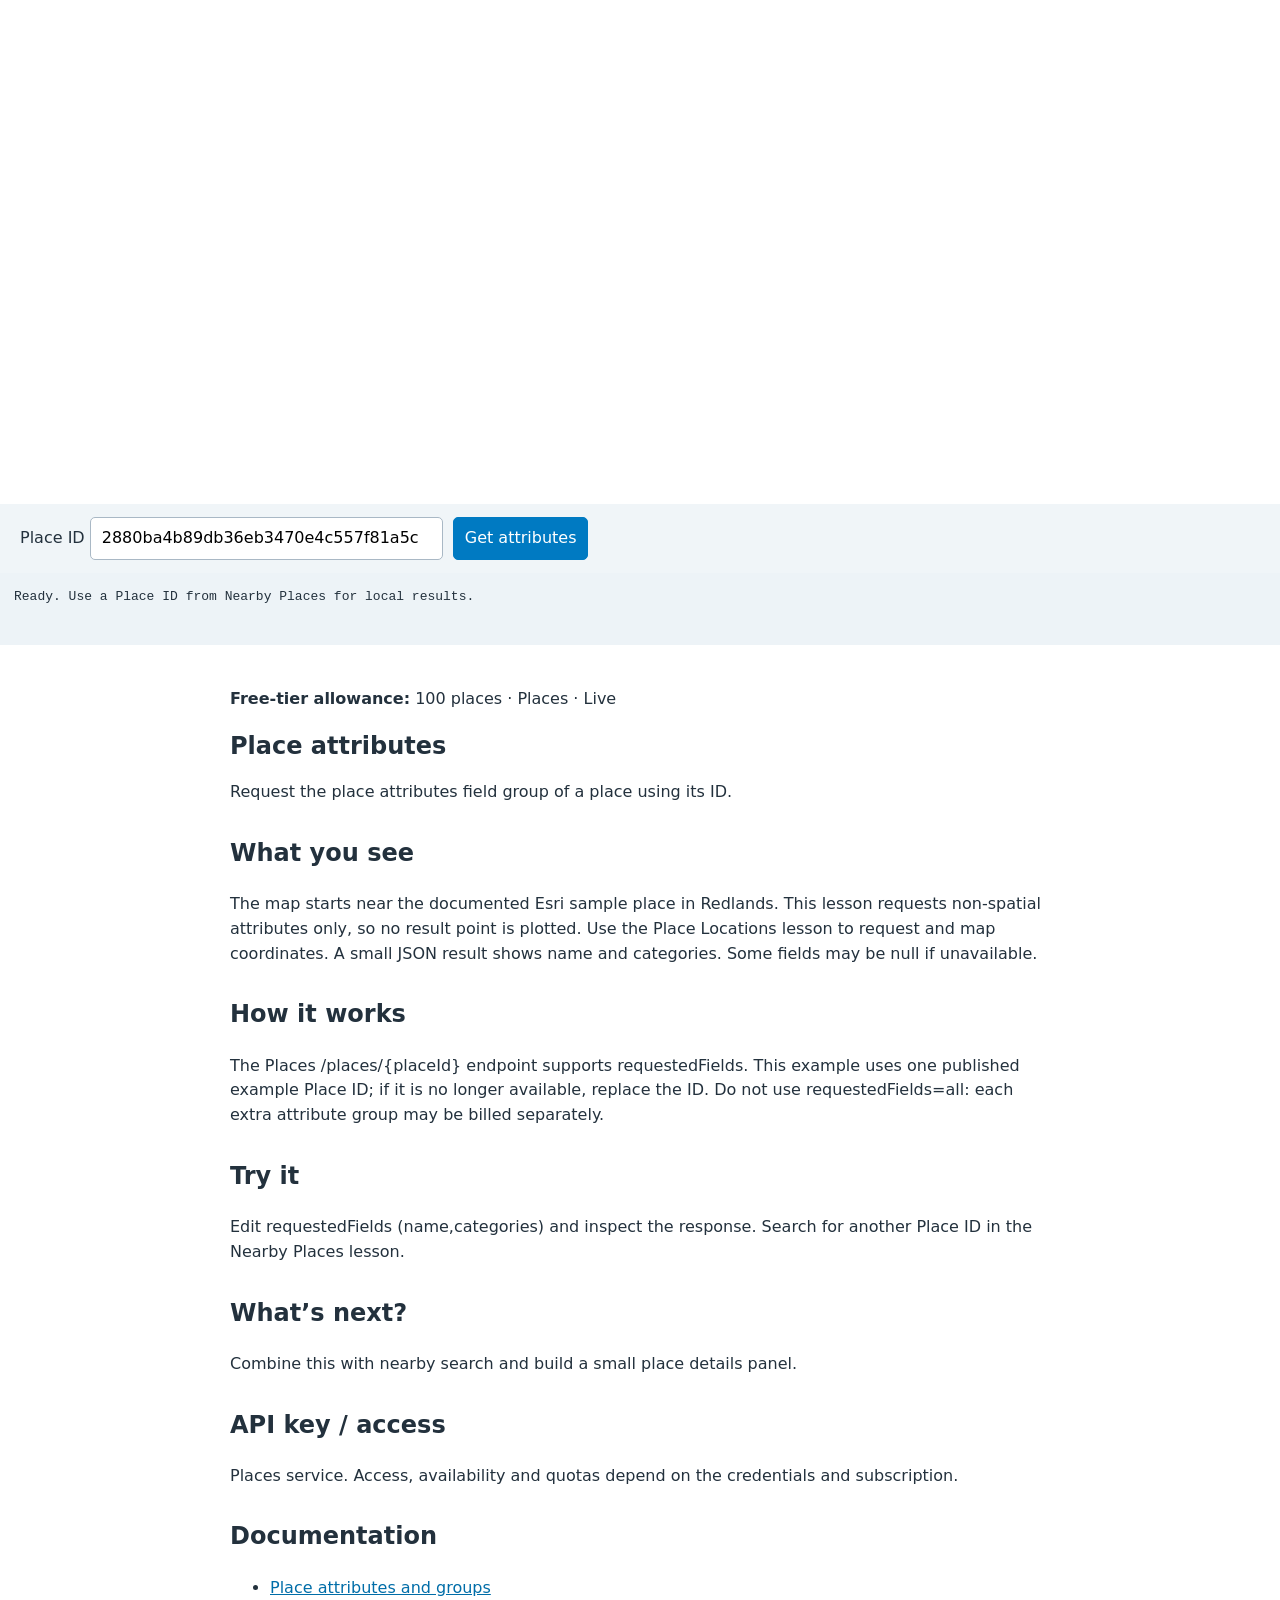
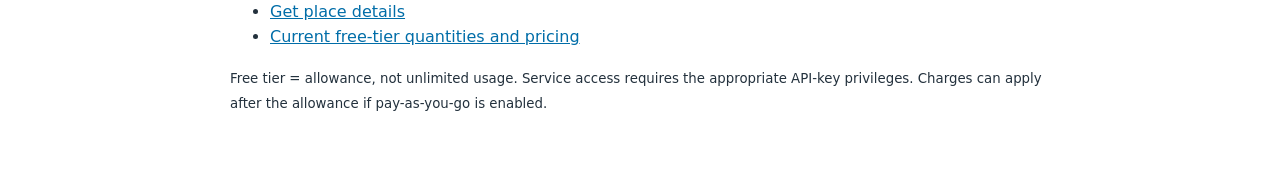
<file: lessons/08-places-basic.html>
<!doctype html>
<html lang="en">
<head>
  <meta charset="utf-8">
  <meta name="viewport" content="width=device-width,initial-scale=1">
  <title>Place attributes</title>
  <style>
    /* Standalone lesson: interactive demo first, explanation below. */
    body {margin:0;font:16px/1.55 system-ui,sans-serif;color:#23313d;background:#fff}
    arcgis-map {display:block;height:56vh;min-height:310px}
    article {max-width:820px;margin:0 auto;padding:26px 24px 64px}
    .controls {display:flex;flex-wrap:wrap;align-items:center;gap:10px;padding:13px 20px;background:#f0f5f8}
    button,input,select {font:inherit;padding:8px 11px;border-radius:5px;border:1px solid #a9b8c5}
    input[type=url] {width:min(440px,90vw)}
    button {background:#007ac2;color:white;border-color:#007ac2;cursor:pointer}
    pre {white-space:pre-wrap;overflow-wrap:anywhere;padding:14px;margin:0;background:#edf3f7;font:13px/1.5 ui-monospace,monospace;max-height:240px;overflow:auto}
    .notice {padding:12px 14px;background:#fff3db;border-left:4px solid #a76700}
    .result {min-height:44px}
    .image-preview {display:grid;place-items:center;height:min(54vh,480px);background:#edf3f7}
    .image-preview img {max-width:95%;max-height:95%;object-fit:contain}
    h1 {line-height:1.2}h2 {margin-top:30px}a {color:#006da8}
  </style>
  <script>
    // The same browser tab shares the API key entered on the sandbox homepage.
    var esriConfig = {apiKey: sessionStorage.getItem("ARCGIS_API_KEY") || ""};
  </script>
  <script type="module" src="https://js.arcgis.com/5.1/"></script>
</head>
<body>
  <arcgis-map basemap="arcgis/topographic" center="-117.1948,34.0573" zoom="13">
    <arcgis-zoom slot="top-left"></arcgis-zoom>
  </arcgis-map>
  <div class="controls"><label>Place ID <input id="place" value="2880ba4b89db36eb3470e4c557f81a5c" size="36"></label><button id="details">Get attributes</button></div><pre id="result" class="result" aria-live="polite">Ready. Use a Place ID from Nearby Places for local results.</pre>
  <article>
    <p><strong>Free-tier allowance:</strong> 100 places · Places · Live</p>
    <h1>Place attributes</h1>
    <p>Request the place attributes field group of a place using its ID.</p>
    
    <h2>What you see</h2>
    <p>The map starts near the documented Esri sample place in Redlands. This lesson requests non-spatial attributes only, so no result point is plotted. Use the Place Locations lesson to request and map coordinates. A small JSON result shows name and categories. Some fields may be null if unavailable.</p>
    <h2>How it works</h2>
    <p>The Places /places/{placeId} endpoint supports requestedFields. This example uses one published example Place ID; if it is no longer available, replace the ID. Do not use requestedFields=all: each extra attribute group may be billed separately.</p>
    <h2>Try it</h2>
    <p>Edit requestedFields (name,categories) and inspect the response. Search for another Place ID in the Nearby Places lesson.</p>
    
    <h2>What’s next?</h2>
    <p>Combine this with nearby search and build a small place details panel.</p>
    <h2>API key / access</h2>
    <p>Places service. Access, availability and quotas depend on the credentials and subscription.</p>
    <h2>Documentation</h2>
    <ul>
      <li><a href="https://developers.arcgis.com/rest/places/" target="_blank" rel="noreferrer">Place attributes and groups</a></li>
      <li><a href="https://developers.arcgis.com/documentation/mapping-and-location-services/place-finding/get-place-details/" target="_blank" rel="noreferrer">Get place details</a></li>
      <li><a href="https://location.arcgis.com/pricing/" target="_blank" rel="noreferrer">Current free-tier quantities and pricing</a></li>
    </ul>
    <p><small>Free tier = allowance, not unlimited usage. Service access requires the appropriate API-key privileges. Charges can apply after the allowance if pay-as-you-go is enabled.</small></p>
  </article>
<script type="module">
  document.querySelector("#details").addEventListener("click", async () => {
    const output = document.querySelector("#result");
    output.textContent = "Loading…";
    try {
      const id = document.querySelector("#place").value.trim();
      if (!/^[a-zA-Z0-9]+$/.test(id)) throw Error("Enter a valid Place ID.");
      const params = new URLSearchParams({requestedFields: "name,categories"});
      const response = await fetch(`https://places-api.arcgis.com/arcgis/rest/services/places-service/v1/places/${id}?${params}`, {headers: {Authorization: `Bearer ${sessionStorage.getItem("ARCGIS_API_KEY")}`}});
      const data = await response.json();
      if (!response.ok || data.error) throw Error(data.error?.message || `HTTP ${response.status}`);
      output.textContent = JSON.stringify(data.placeDetails || data, null, 2);
    } catch(error) { output.textContent = error.message; }
  });</script>
</body>
</html>
</file>
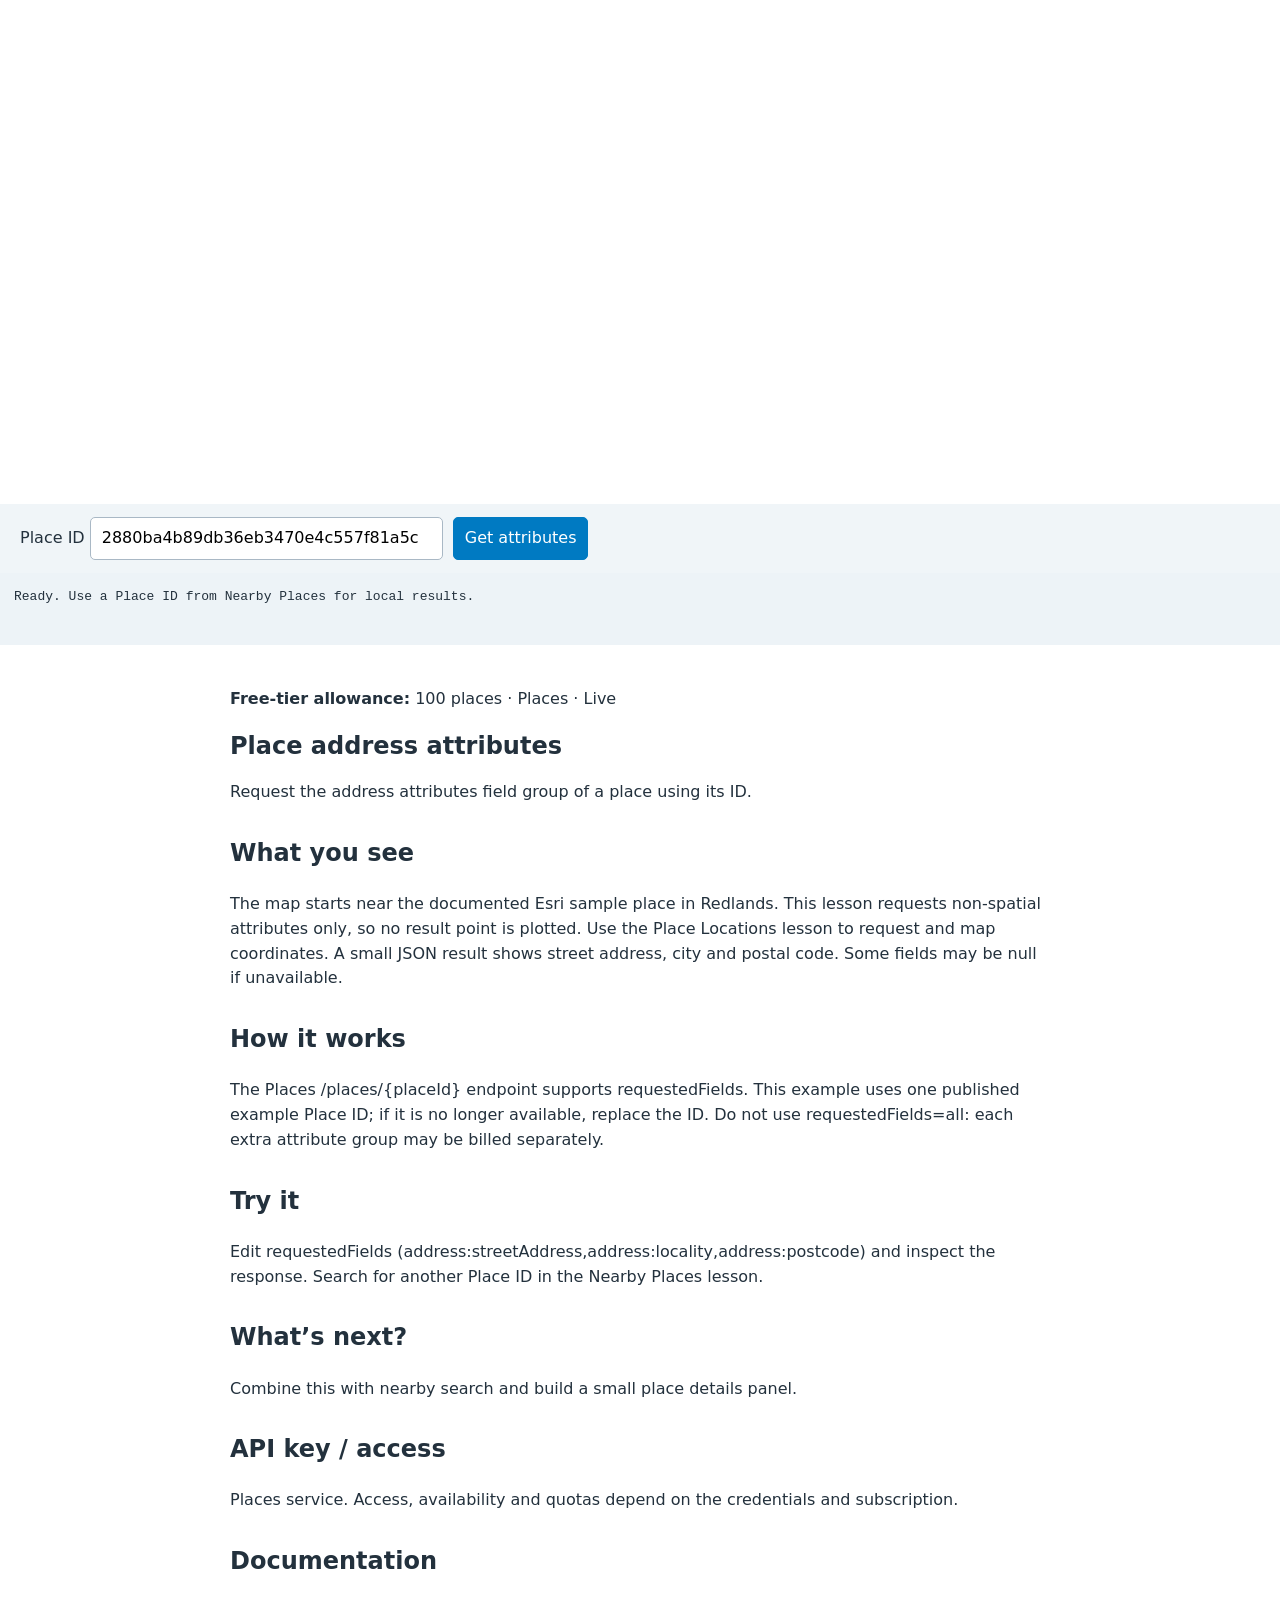
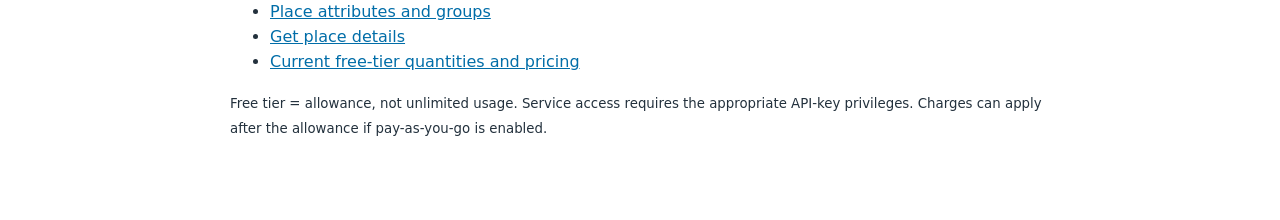
<file: lessons/09-places-address.html>
<!doctype html>
<html lang="en">
<head>
  <meta charset="utf-8">
  <meta name="viewport" content="width=device-width,initial-scale=1">
  <title>Place address attributes</title>
  <style>
    /* Standalone lesson: interactive demo first, explanation below. */
    body {margin:0;font:16px/1.55 system-ui,sans-serif;color:#23313d;background:#fff}
    arcgis-map {display:block;height:56vh;min-height:310px}
    article {max-width:820px;margin:0 auto;padding:26px 24px 64px}
    .controls {display:flex;flex-wrap:wrap;align-items:center;gap:10px;padding:13px 20px;background:#f0f5f8}
    button,input,select {font:inherit;padding:8px 11px;border-radius:5px;border:1px solid #a9b8c5}
    input[type=url] {width:min(440px,90vw)}
    button {background:#007ac2;color:white;border-color:#007ac2;cursor:pointer}
    pre {white-space:pre-wrap;overflow-wrap:anywhere;padding:14px;margin:0;background:#edf3f7;font:13px/1.5 ui-monospace,monospace;max-height:240px;overflow:auto}
    .notice {padding:12px 14px;background:#fff3db;border-left:4px solid #a76700}
    .result {min-height:44px}
    .image-preview {display:grid;place-items:center;height:min(54vh,480px);background:#edf3f7}
    .image-preview img {max-width:95%;max-height:95%;object-fit:contain}
    h1 {line-height:1.2}h2 {margin-top:30px}a {color:#006da8}
  </style>
  <script>
    // The same browser tab shares the API key entered on the sandbox homepage.
    var esriConfig = {apiKey: sessionStorage.getItem("ARCGIS_API_KEY") || ""};
  </script>
  <script type="module" src="https://js.arcgis.com/5.1/"></script>
</head>
<body>
  <arcgis-map basemap="arcgis/topographic" center="-117.1948,34.0573" zoom="13">
    <arcgis-zoom slot="top-left"></arcgis-zoom>
  </arcgis-map>
  <div class="controls"><label>Place ID <input id="place" value="2880ba4b89db36eb3470e4c557f81a5c" size="36"></label><button id="details">Get attributes</button></div><pre id="result" class="result" aria-live="polite">Ready. Use a Place ID from Nearby Places for local results.</pre>
  <article>
    <p><strong>Free-tier allowance:</strong> 100 places · Places · Live</p>
    <h1>Place address attributes</h1>
    <p>Request the address attributes field group of a place using its ID.</p>
    
    <h2>What you see</h2>
    <p>The map starts near the documented Esri sample place in Redlands. This lesson requests non-spatial attributes only, so no result point is plotted. Use the Place Locations lesson to request and map coordinates. A small JSON result shows street address, city and postal code. Some fields may be null if unavailable.</p>
    <h2>How it works</h2>
    <p>The Places /places/{placeId} endpoint supports requestedFields. This example uses one published example Place ID; if it is no longer available, replace the ID. Do not use requestedFields=all: each extra attribute group may be billed separately.</p>
    <h2>Try it</h2>
    <p>Edit requestedFields (address:streetAddress,address:locality,address:postcode) and inspect the response. Search for another Place ID in the Nearby Places lesson.</p>
    
    <h2>What’s next?</h2>
    <p>Combine this with nearby search and build a small place details panel.</p>
    <h2>API key / access</h2>
    <p>Places service. Access, availability and quotas depend on the credentials and subscription.</p>
    <h2>Documentation</h2>
    <ul>
      <li><a href="https://developers.arcgis.com/rest/places/" target="_blank" rel="noreferrer">Place attributes and groups</a></li>
      <li><a href="https://developers.arcgis.com/documentation/mapping-and-location-services/place-finding/get-place-details/" target="_blank" rel="noreferrer">Get place details</a></li>
      <li><a href="https://location.arcgis.com/pricing/" target="_blank" rel="noreferrer">Current free-tier quantities and pricing</a></li>
    </ul>
    <p><small>Free tier = allowance, not unlimited usage. Service access requires the appropriate API-key privileges. Charges can apply after the allowance if pay-as-you-go is enabled.</small></p>
  </article>
<script type="module">
  document.querySelector("#details").addEventListener("click", async () => {
    const output = document.querySelector("#result");
    output.textContent = "Loading…";
    try {
      const id = document.querySelector("#place").value.trim();
      if (!/^[a-zA-Z0-9]+$/.test(id)) throw Error("Enter a valid Place ID.");
      const params = new URLSearchParams({requestedFields: "address:streetAddress,address:locality,address:postcode"});
      const response = await fetch(`https://places-api.arcgis.com/arcgis/rest/services/places-service/v1/places/${id}?${params}`, {headers: {Authorization: `Bearer ${sessionStorage.getItem("ARCGIS_API_KEY")}`}});
      const data = await response.json();
      if (!response.ok || data.error) throw Error(data.error?.message || `HTTP ${response.status}`);
      output.textContent = JSON.stringify(data.placeDetails || data, null, 2);
    } catch(error) { output.textContent = error.message; }
  });</script>
</body>
</html>
</file>
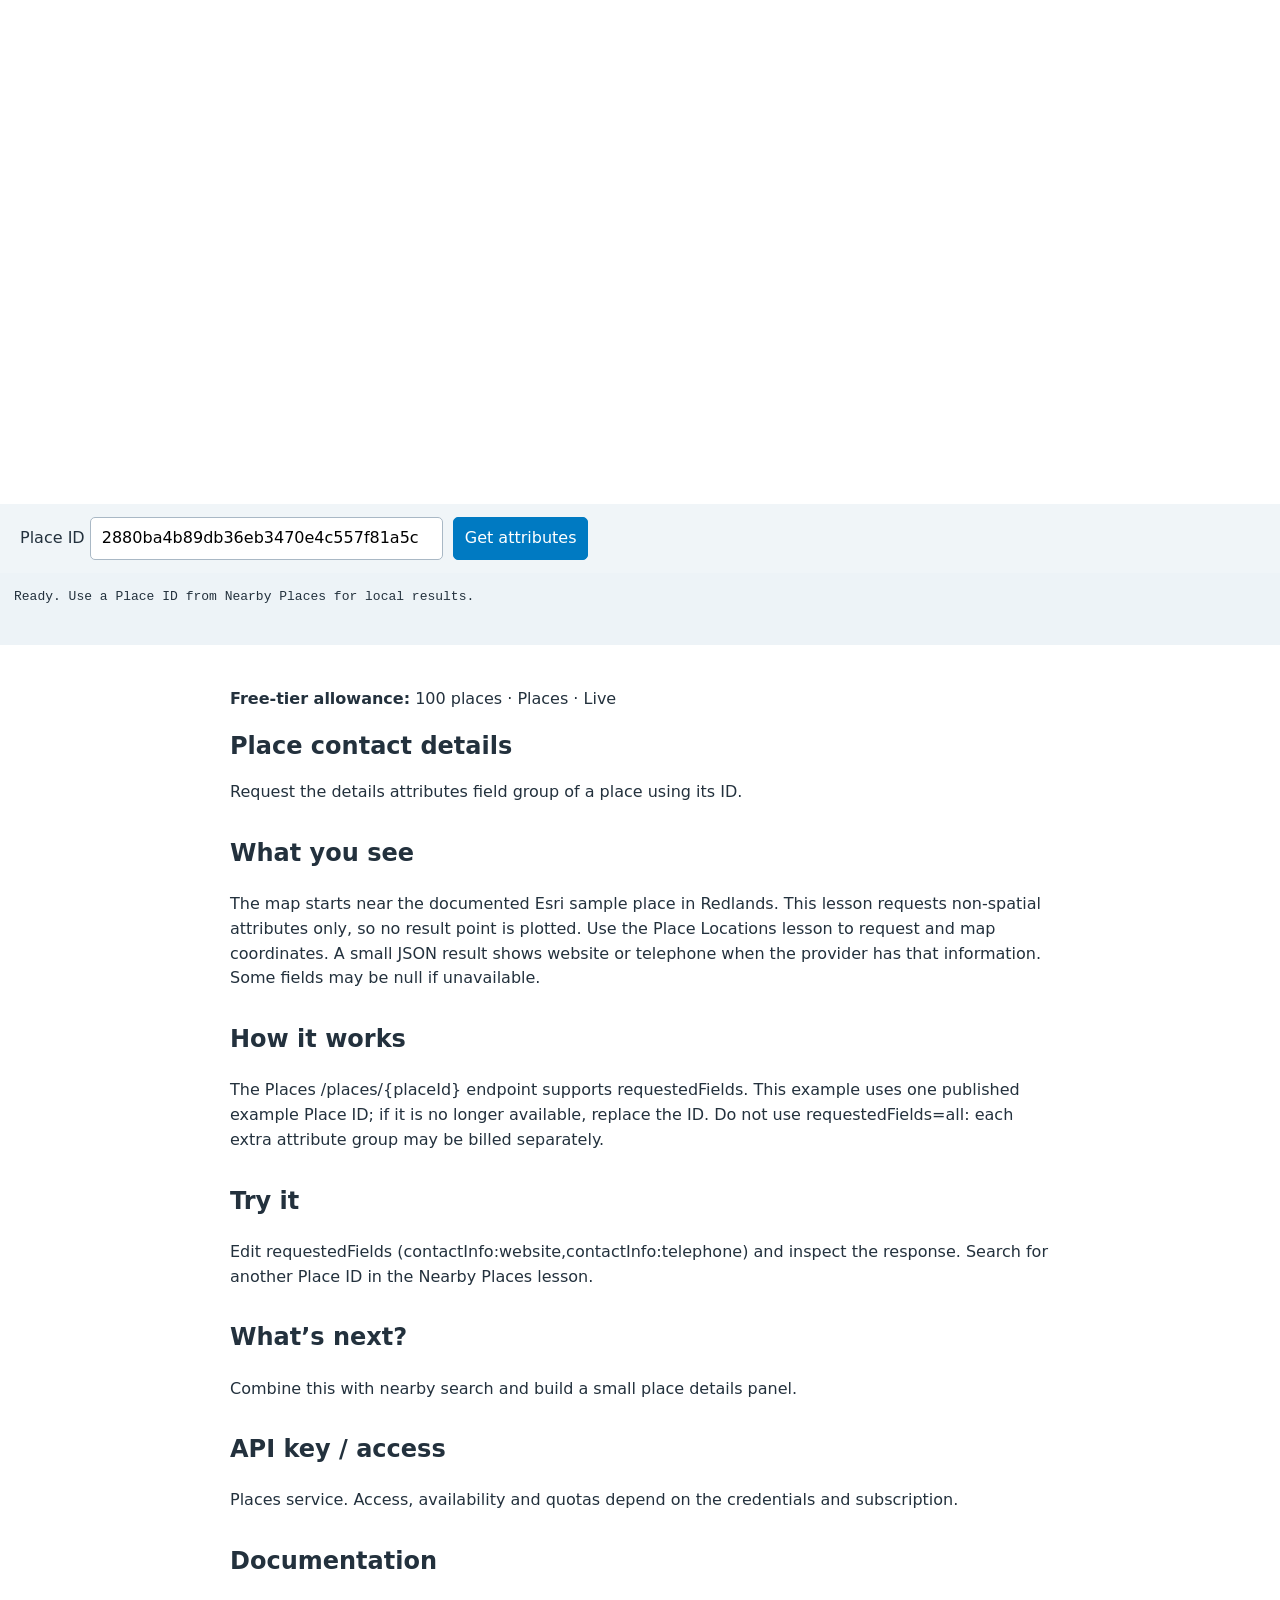
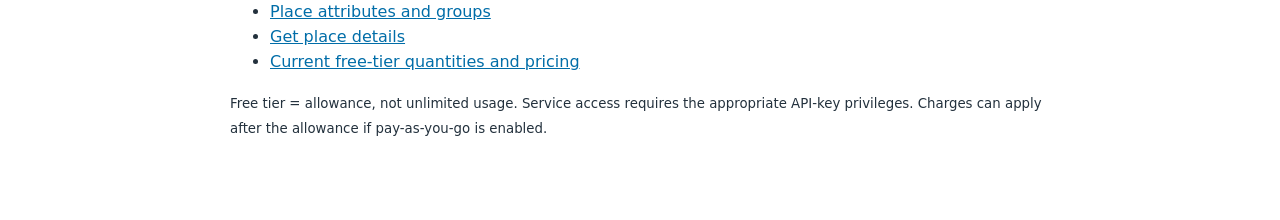
<file: lessons/10-places-details.html>
<!doctype html>
<html lang="en">
<head>
  <meta charset="utf-8">
  <meta name="viewport" content="width=device-width,initial-scale=1">
  <title>Place contact details</title>
  <style>
    /* Standalone lesson: interactive demo first, explanation below. */
    body {margin:0;font:16px/1.55 system-ui,sans-serif;color:#23313d;background:#fff}
    arcgis-map {display:block;height:56vh;min-height:310px}
    article {max-width:820px;margin:0 auto;padding:26px 24px 64px}
    .controls {display:flex;flex-wrap:wrap;align-items:center;gap:10px;padding:13px 20px;background:#f0f5f8}
    button,input,select {font:inherit;padding:8px 11px;border-radius:5px;border:1px solid #a9b8c5}
    input[type=url] {width:min(440px,90vw)}
    button {background:#007ac2;color:white;border-color:#007ac2;cursor:pointer}
    pre {white-space:pre-wrap;overflow-wrap:anywhere;padding:14px;margin:0;background:#edf3f7;font:13px/1.5 ui-monospace,monospace;max-height:240px;overflow:auto}
    .notice {padding:12px 14px;background:#fff3db;border-left:4px solid #a76700}
    .result {min-height:44px}
    .image-preview {display:grid;place-items:center;height:min(54vh,480px);background:#edf3f7}
    .image-preview img {max-width:95%;max-height:95%;object-fit:contain}
    h1 {line-height:1.2}h2 {margin-top:30px}a {color:#006da8}
  </style>
  <script>
    // The same browser tab shares the API key entered on the sandbox homepage.
    var esriConfig = {apiKey: sessionStorage.getItem("ARCGIS_API_KEY") || ""};
  </script>
  <script type="module" src="https://js.arcgis.com/5.1/"></script>
</head>
<body>
  <arcgis-map basemap="arcgis/topographic" center="-117.1948,34.0573" zoom="13">
    <arcgis-zoom slot="top-left"></arcgis-zoom>
  </arcgis-map>
  <div class="controls"><label>Place ID <input id="place" value="2880ba4b89db36eb3470e4c557f81a5c" size="36"></label><button id="details">Get attributes</button></div><pre id="result" class="result" aria-live="polite">Ready. Use a Place ID from Nearby Places for local results.</pre>
  <article>
    <p><strong>Free-tier allowance:</strong> 100 places · Places · Live</p>
    <h1>Place contact details</h1>
    <p>Request the details attributes field group of a place using its ID.</p>
    
    <h2>What you see</h2>
    <p>The map starts near the documented Esri sample place in Redlands. This lesson requests non-spatial attributes only, so no result point is plotted. Use the Place Locations lesson to request and map coordinates. A small JSON result shows website or telephone when the provider has that information. Some fields may be null if unavailable.</p>
    <h2>How it works</h2>
    <p>The Places /places/{placeId} endpoint supports requestedFields. This example uses one published example Place ID; if it is no longer available, replace the ID. Do not use requestedFields=all: each extra attribute group may be billed separately.</p>
    <h2>Try it</h2>
    <p>Edit requestedFields (contactInfo:website,contactInfo:telephone) and inspect the response. Search for another Place ID in the Nearby Places lesson.</p>
    
    <h2>What’s next?</h2>
    <p>Combine this with nearby search and build a small place details panel.</p>
    <h2>API key / access</h2>
    <p>Places service. Access, availability and quotas depend on the credentials and subscription.</p>
    <h2>Documentation</h2>
    <ul>
      <li><a href="https://developers.arcgis.com/rest/places/" target="_blank" rel="noreferrer">Place attributes and groups</a></li>
      <li><a href="https://developers.arcgis.com/documentation/mapping-and-location-services/place-finding/get-place-details/" target="_blank" rel="noreferrer">Get place details</a></li>
      <li><a href="https://location.arcgis.com/pricing/" target="_blank" rel="noreferrer">Current free-tier quantities and pricing</a></li>
    </ul>
    <p><small>Free tier = allowance, not unlimited usage. Service access requires the appropriate API-key privileges. Charges can apply after the allowance if pay-as-you-go is enabled.</small></p>
  </article>
<script type="module">
  document.querySelector("#details").addEventListener("click", async () => {
    const output = document.querySelector("#result");
    output.textContent = "Loading…";
    try {
      const id = document.querySelector("#place").value.trim();
      if (!/^[a-zA-Z0-9]+$/.test(id)) throw Error("Enter a valid Place ID.");
      const params = new URLSearchParams({requestedFields: "contactInfo:website,contactInfo:telephone"});
      const response = await fetch(`https://places-api.arcgis.com/arcgis/rest/services/places-service/v1/places/${id}?${params}`, {headers: {Authorization: `Bearer ${sessionStorage.getItem("ARCGIS_API_KEY")}`}});
      const data = await response.json();
      if (!response.ok || data.error) throw Error(data.error?.message || `HTTP ${response.status}`);
      output.textContent = JSON.stringify(data.placeDetails || data, null, 2);
    } catch(error) { output.textContent = error.message; }
  });</script>
</body>
</html>
</file>
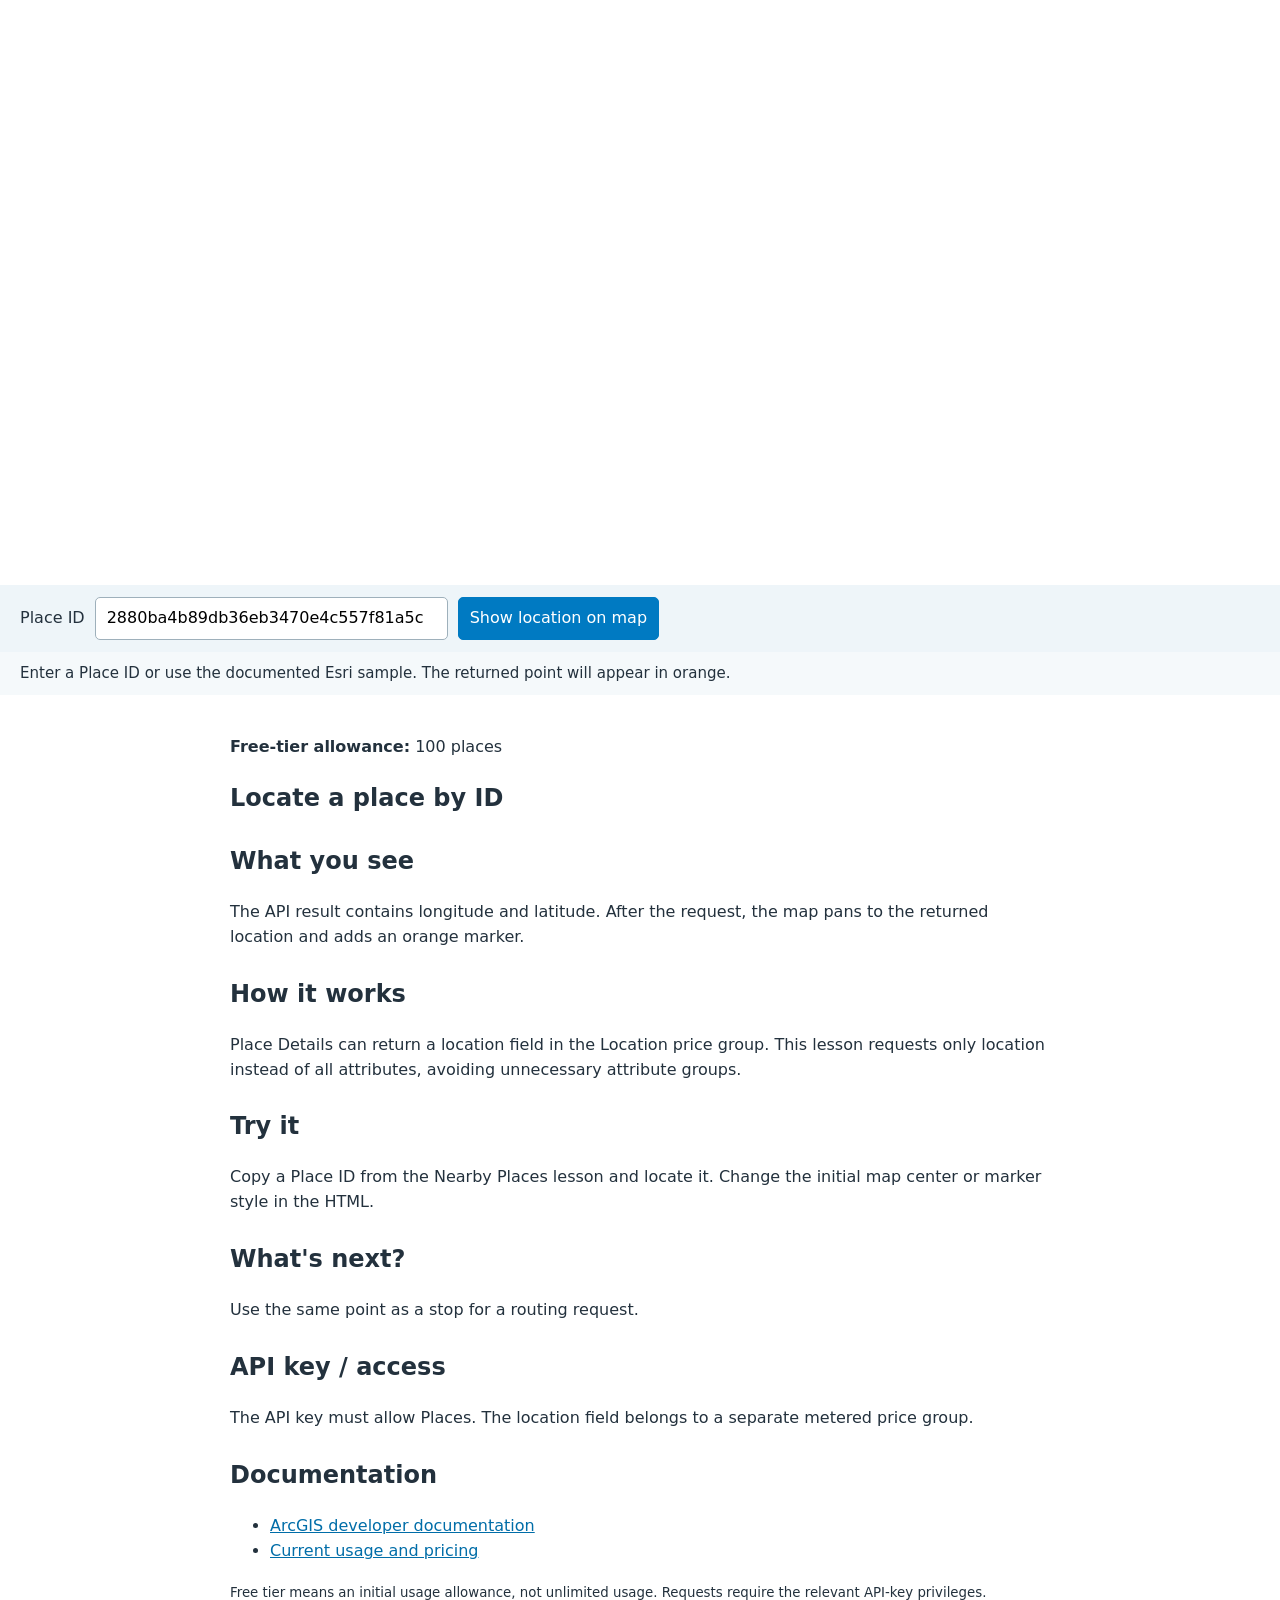
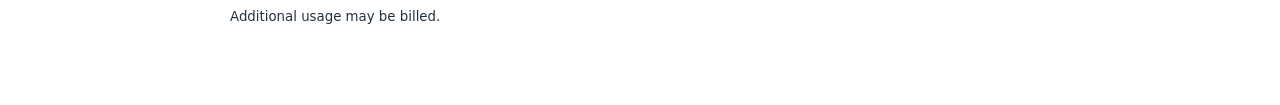
<file: lessons/11-places-location.html>
<!doctype html>
<html lang="en">
<head>
  <meta charset="utf-8">
  <meta name="viewport" content="width=device-width, initial-scale=1">
  <title>Locate a place by ID</title>
  <style>
    /* Every lesson is standalone: map first, short controls, context below. */
    body { margin:0; font:16px/1.55 system-ui,sans-serif; color:#23313d; background:#fff }
    arcgis-map { display:block; height: min(65vh, 610px); min-height:340px }
    .controls { display:flex; flex-wrap:wrap; align-items:center; gap:10px; padding:12px 20px; background:#eef5f9 }
    button,input,select { font:inherit; padding:8px 11px; border:1px solid #9eb0bb; border-radius:5px }
    button { color:white; background:#007ac2; border-color:#007ac2; cursor:pointer }
    button:disabled { opacity:.65; cursor:wait }
    button.secondary { background:white; color:#1f4b65 }
    #result { margin:0; padding:10px 20px; background:#f5f9fb; min-height:22px; font-size:0.94rem }
    article { max-width:820px; margin:auto; padding:24px 24px 60px }
    article h2 { margin-top:26px } article a { color:#006da8 }
    .hint { margin:0; padding:7px 20px; background:#fff4dc; font-size:0.9rem }
    .places { list-style:none; padding:0 20px 12px; margin:0; display:flex; flex-wrap:wrap; gap:7px }
    .places button { color:#15394c; background:white; border-color:#bdd4e2 }
  </style>
  <script>
    // The sandbox supplies an API key for the current browser session.
    var esriConfig = { apiKey: sessionStorage.getItem("ARCGIS_API_KEY") || "" };
  </script>
  <script type="module" src="https://js.arcgis.com/5.1/"></script>
</head>
<body>
  <arcgis-map basemap="arcgis/topographic" center="-117.1948,34.0573" zoom="13">
    <arcgis-zoom slot="top-left"></arcgis-zoom>
  </arcgis-map>
  <div class="controls"><label for="place">Place ID</label><input id="place" value="2880ba4b89db36eb3470e4c557f81a5c" size="36"><button id="details">Show location on map</button></div>
  <p id="result" role="status" aria-live="polite">Enter a Place ID or use the documented Esri sample. The returned point will appear in orange.</p>
  
  <article>
    <p><strong>Free-tier allowance:</strong> 100 places</p>
    <h1>Locate a place by ID</h1>
    <h2>What you see</h2>
    <p>The API result contains longitude and latitude. After the request, the map pans to the returned location and adds an orange marker.</p>
    <h2>How it works</h2>
    <p>Place Details can return a location field in the Location price group. This lesson requests only location instead of all attributes, avoiding unnecessary attribute groups.</p>
    <h2>Try it</h2>
    <p>Copy a Place ID from the Nearby Places lesson and locate it. Change the initial map center or marker style in the HTML.</p>
    <h2>What's next?</h2>
    <p>Use the same point as a stop for a routing request.</p>
    <h2>API key / access</h2>
    <p>The API key must allow Places. The location field belongs to a separate metered price group.</p>
    <h2>Documentation</h2>
    <ul>
      <li><a href="https://developers.arcgis.com/rest/places/place-id-get/" target="_blank" rel="noreferrer">ArcGIS developer documentation</a></li>
      <li><a href="https://location.arcgis.com/pricing/" target="_blank" rel="noreferrer">Current usage and pricing</a></li>
    </ul>
    <p><small>Free tier means an initial usage allowance, not unlimited usage. Requests require the relevant API-key privileges. Additional usage may be billed.</small></p>
  </article>
  <script type="module">
    const map = document.querySelector("arcgis-map");
    const output = document.querySelector("#result");
    const button = document.querySelector("#details");
    const Graphic = await $arcgis.import("@arcgis/core/Graphic.js");
    await map.viewOnReady();

    button.addEventListener("click", async () => {
      button.disabled = true;
      output.textContent = "Looking up the place location…";
      try {
        const id = document.querySelector("#place").value.trim();
        if (!/^[a-zA-Z0-9]{32}$/.test(id)) throw Error("A Place ID must contain 32 letters/numbers.");
        const params = new URLSearchParams({requestedFields: "location"});
        const response = await fetch(`https://places-api.arcgis.com/arcgis/rest/services/places-service/v1/places/${id}?${params}`, {
          headers: {Authorization: `Bearer ${esriConfig.apiKey}`}
        });
        const data = await response.json();
        if (!response.ok || data.error) throw Error(data.error?.message || `HTTP ${response.status}`);
        const location = data.placeDetails?.location;
        if (!Number.isFinite(location?.x) || !Number.isFinite(location?.y)) {
          throw Error("This place has no location coordinates available.");
        }
        map.graphics.removeAll();
        map.graphics.add(new Graphic({
          geometry: {type: "point", longitude: location.x, latitude: location.y},
          symbol: {type: "simple-marker", color: "#dc632e", size: 17,
            outline: {color: "white", width: 2}},
          popupTemplate: {title: "Place location", content: `Place ID: ${id}`}
        }));
        await map.goTo({center: [location.x, location.y], zoom: 15}).catch(() => {});
        output.textContent = `Place located: ${location.y.toFixed(5)}°, ${location.x.toFixed(5)}°. Orange marker is the returned coordinate.`;
      } catch (error) {
        output.textContent = `Location lookup failed: ${error.message}`;
      } finally {
        button.disabled = false;
      }
    });
  </script>
</body>
</html>
</file>
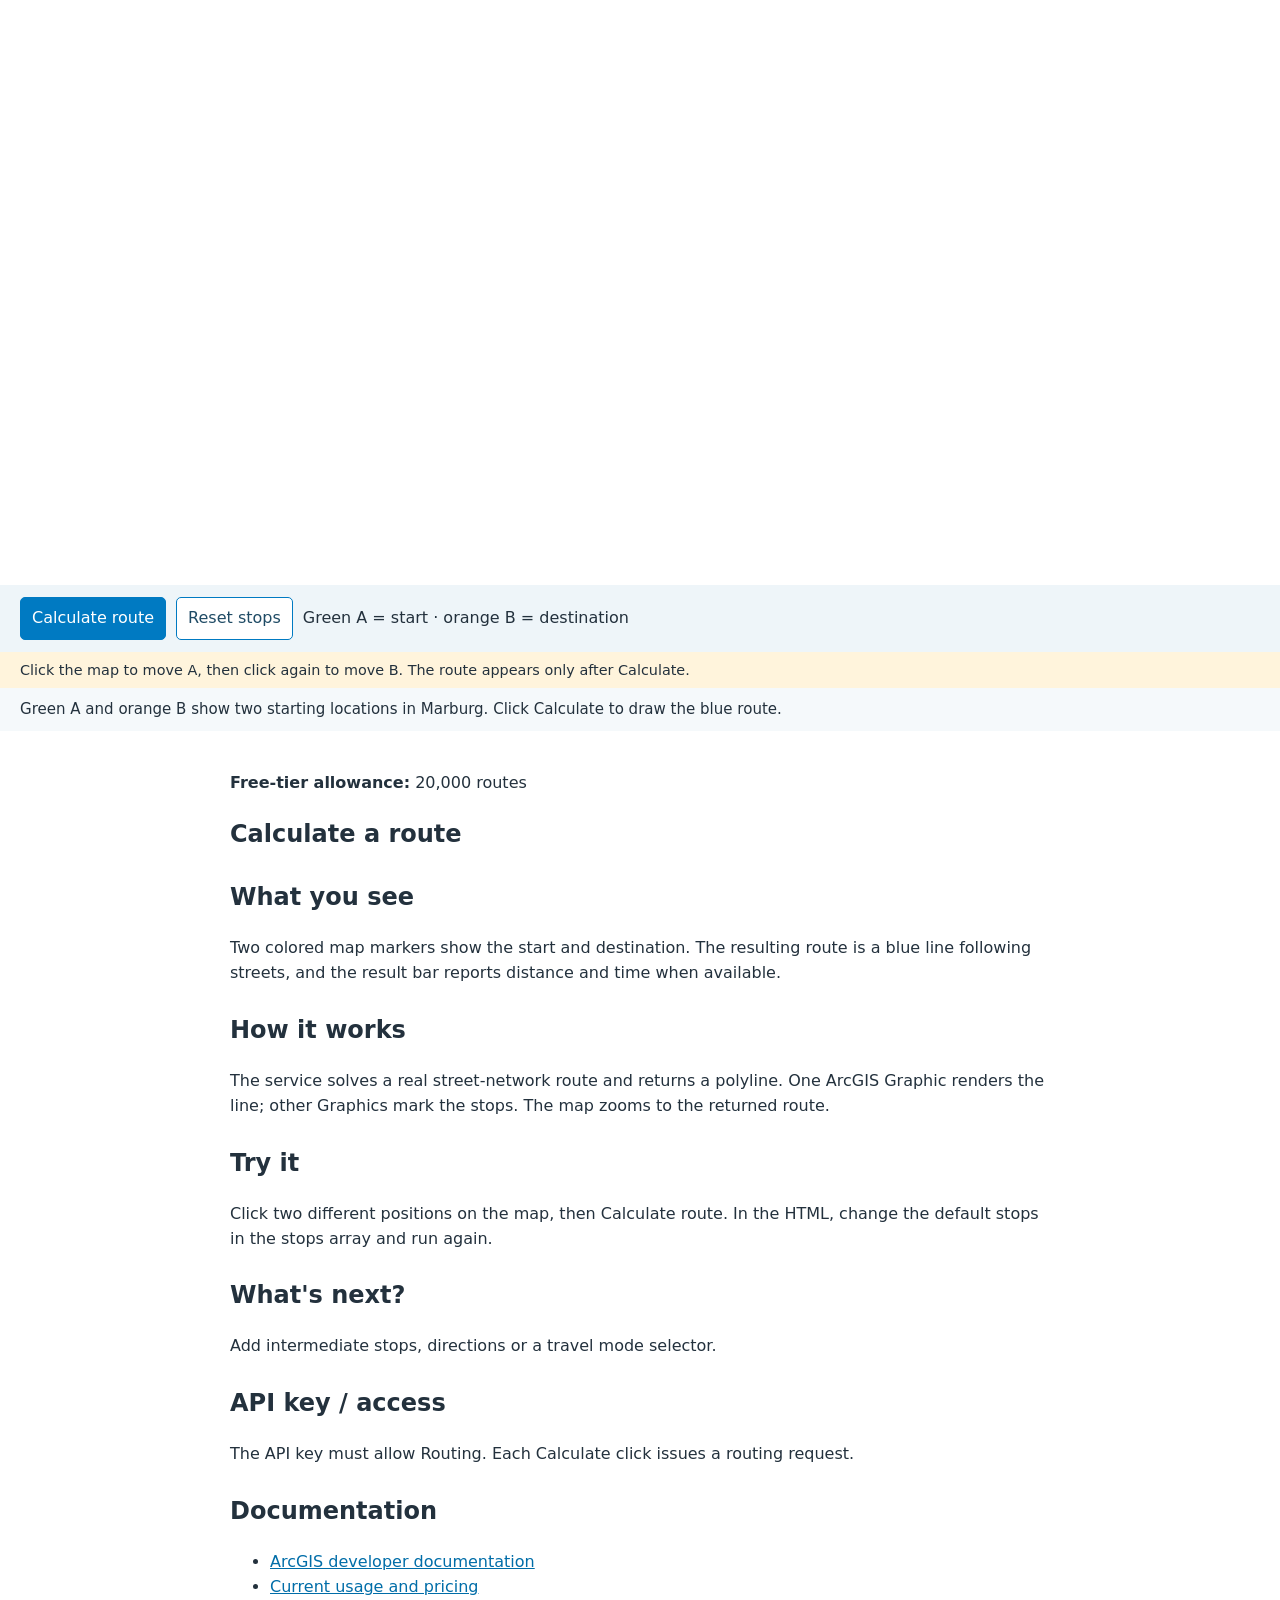
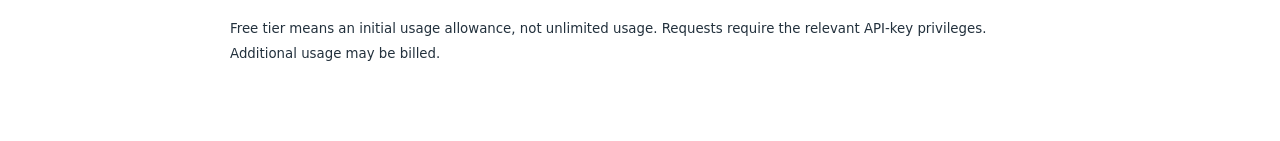
<file: lessons/12-routes.html>
<!doctype html>
<html lang="en">
<head>
  <meta charset="utf-8">
  <meta name="viewport" content="width=device-width, initial-scale=1">
  <title>Calculate a route</title>
  <style>
    /* Every lesson is standalone: map first, short controls, context below. */
    body { margin:0; font:16px/1.55 system-ui,sans-serif; color:#23313d; background:#fff }
    arcgis-map { display:block; height: min(65vh, 610px); min-height:340px }
    .controls { display:flex; flex-wrap:wrap; align-items:center; gap:10px; padding:12px 20px; background:#eef5f9 }
    button,input,select { font:inherit; padding:8px 11px; border:1px solid #9eb0bb; border-radius:5px }
    button { color:white; background:#007ac2; border-color:#007ac2; cursor:pointer }
    button:disabled { opacity:.65; cursor:wait }
    button.secondary { background:white; color:#1f4b65 }
    #result { margin:0; padding:10px 20px; background:#f5f9fb; min-height:22px; font-size:0.94rem }
    article { max-width:820px; margin:auto; padding:24px 24px 60px }
    article h2 { margin-top:26px } article a { color:#006da8 }
    .hint { margin:0; padding:7px 20px; background:#fff4dc; font-size:0.9rem }
    .places { list-style:none; padding:0 20px 12px; margin:0; display:flex; flex-wrap:wrap; gap:7px }
    .places button { color:#15394c; background:white; border-color:#bdd4e2 }
  </style>
  <script>
    // The sandbox supplies an API key for the current browser session.
    var esriConfig = { apiKey: sessionStorage.getItem("ARCGIS_API_KEY") || "" };
  </script>
  <script type="module" src="https://js.arcgis.com/5.1/"></script>
</head>
<body>
  <arcgis-map basemap="arcgis/topographic" center="8.77,50.81" zoom="12">
    <arcgis-zoom slot="top-left"></arcgis-zoom>
    <arcgis-scale-bar slot="bottom-left" unit="metric"></arcgis-scale-bar>
  </arcgis-map>
  <div class="controls"><button id="solve">Calculate route</button><button class="secondary" id="reset">Reset stops</button><span>Green A = start · orange B = destination</span></div>
  <p class="hint">Click the map to move A, then click again to move B. The route appears only after Calculate.</p>
  <p id="result" role="status" aria-live="polite">Green A and orange B show two starting locations in Marburg. Click Calculate to draw the blue route.</p>
  
  <article>
    <p><strong>Free-tier allowance:</strong> 20,000 routes</p>
    <h1>Calculate a route</h1>
    <h2>What you see</h2>
    <p>Two colored map markers show the start and destination. The resulting route is a blue line following streets, and the result bar reports distance and time when available.</p>
    <h2>How it works</h2>
    <p>The service solves a real street-network route and returns a polyline. One ArcGIS Graphic renders the line; other Graphics mark the stops. The map zooms to the returned route.</p>
    <h2>Try it</h2>
    <p>Click two different positions on the map, then Calculate route. In the HTML, change the default stops in the stops array and run again.</p>
    <h2>What's next?</h2>
    <p>Add intermediate stops, directions or a travel mode selector.</p>
    <h2>API key / access</h2>
    <p>The API key must allow Routing. Each Calculate click issues a routing request.</p>
    <h2>Documentation</h2>
    <ul>
      <li><a href="https://developers.arcgis.com/rest/routing/route-service-direct/" target="_blank" rel="noreferrer">ArcGIS developer documentation</a></li>
      <li><a href="https://location.arcgis.com/pricing/" target="_blank" rel="noreferrer">Current usage and pricing</a></li>
    </ul>
    <p><small>Free tier means an initial usage allowance, not unlimited usage. Requests require the relevant API-key privileges. Additional usage may be billed.</small></p>
  </article>
  <script type="module">
    const map = document.querySelector("arcgis-map");
    const output = document.querySelector("#result");
    const solveButton = document.querySelector("#solve");
    const Graphic = await $arcgis.import("@arcgis/core/Graphic.js");
    await map.viewOnReady();

    let stops = [[8.77, 50.81], [8.80, 50.83]]; // [longitude, latitude]
    let nextStop = 0;
    let routeGraphic;

    function showStops() {
      map.graphics.removeAll();
      if (routeGraphic) map.graphics.add(routeGraphic);
      stops.forEach(([x, y], index) => {
        if (x == null) return;
        map.graphics.add(new Graphic({
          geometry: {type: "point", longitude: x, latitude: y},
          symbol: {type: "simple-marker", color: index ? "#ef7d31" : "#1c9a64", size: 16,
            outline: {color: "white", width: 2}},
          popupTemplate: {title: index ? "B · Destination" : "A · Start", content: `${y.toFixed(5)}, ${x.toFixed(5)}`}
        }));
        map.graphics.add(new Graphic({
          geometry: {type: "point", longitude: x, latitude: y},
          symbol: {type: "text", text: index ? "B" : "A", color: "white", yoffset: 0,
            font: {size: 10, weight: "bold"}}
        }));
      });
    }
    showStops(); // The start and destination are visible before a request.

    map.addEventListener("arcgisViewClick", (event) => {
      const point = event.detail.mapPoint;
      if (!point) return;
      stops[nextStop] = [point.longitude, point.latitude];
      routeGraphic = undefined;
      output.textContent = `${nextStop ? "Destination B" : "Start A"} changed. Click Calculate route.`;
      nextStop = 1 - nextStop;
      showStops();
    });

    document.querySelector("#reset").addEventListener("click", () => {
      stops = [[8.77, 50.81], [8.80, 50.83]];
      nextStop = 0;
      routeGraphic = undefined;
      showStops();
      output.textContent = "Default stops restored. Green = A, orange = B.";
    });

    solveButton.addEventListener("click", async () => {
      solveButton.disabled = true;
      output.textContent = "Calculating route using the street network…";
      try {
        const features = stops.map(([x, y]) => ({geometry: {x, y, spatialReference: {wkid: 4326}}}));
        const params = new URLSearchParams({
          f: "json", stops: JSON.stringify({features}), outSR: "4326",
          returnRoutes: "true", returnDirections: "false", outputLines: "esriNAOutputLineTrueShape"
        });
        const response = await fetch("https://route-api.arcgis.com/arcgis/rest/services/World/Route/NAServer/Route_World/solve", {
          method: "POST",
          headers: {Authorization: `Bearer ${esriConfig.apiKey}`, "Content-Type": "application/x-www-form-urlencoded"},
          body: params
        });
        const data = await response.json();
        if (!response.ok || data.error) throw Error(data.error?.message || `HTTP ${response.status}`);
        const route = data.routes?.features?.[0];
        if (!route?.geometry?.paths?.length) throw Error("No route geometry returned. Try two road-accessible points.");

        routeGraphic = new Graphic({
          geometry: {type: "polyline", paths: route.geometry.paths, spatialReference: {wkid: 4326}},
          symbol: {type: "simple-line", color: "#125fd1", width: 5},
          popupTemplate: {title: "Calculated route", content: "Route along the street network"}
        });
        showStops();
        await map.goTo(routeGraphic.geometry).catch(() => {});
        const km = Number(route.attributes?.Total_Kilometers);
        const min = Number(route.attributes?.Total_TravelTime);
        output.textContent = `Blue route A → B shown${Number.isFinite(km) ? ` · ${km.toFixed(2)} km` : ""}${Number.isFinite(min) ? ` · ${min.toFixed(1)} min` : ""}.`;
      } catch (error) {
        output.textContent = `Route failed: ${error.message}`;
      } finally {
        solveButton.disabled = false;
      }
    });
  </script>
</body>
</html>
</file>
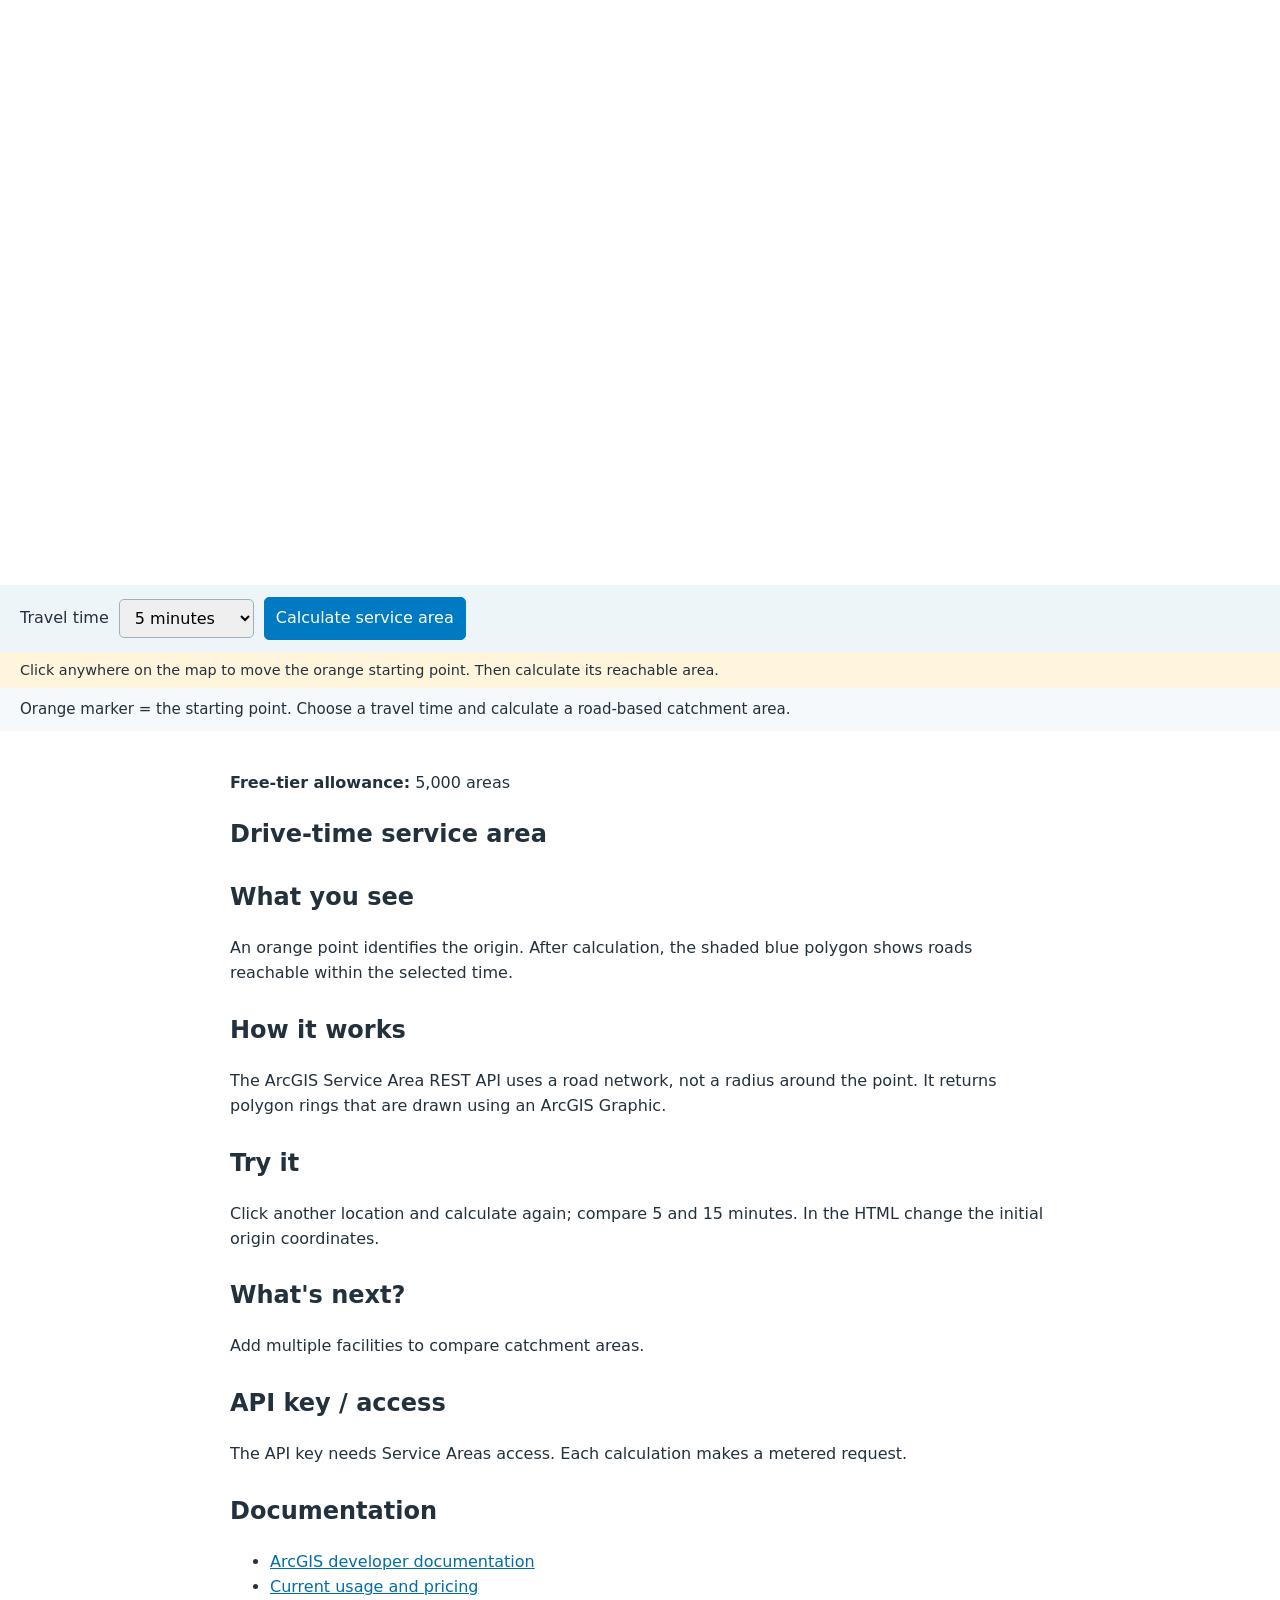
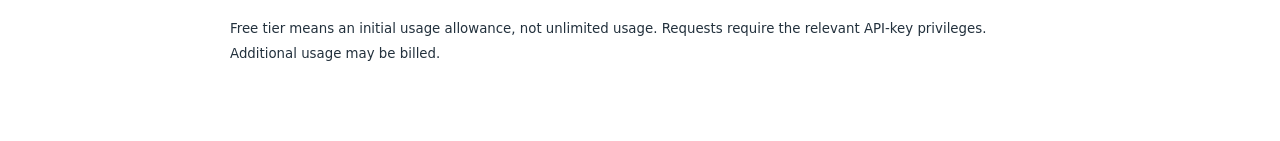
<file: lessons/13-service-areas.html>
<!doctype html>
<html lang="en">
<head>
  <meta charset="utf-8">
  <meta name="viewport" content="width=device-width, initial-scale=1">
  <title>Drive-time service area</title>
  <style>
    /* Every lesson is standalone: map first, short controls, context below. */
    body { margin:0; font:16px/1.55 system-ui,sans-serif; color:#23313d; background:#fff }
    arcgis-map { display:block; height: min(65vh, 610px); min-height:340px }
    .controls { display:flex; flex-wrap:wrap; align-items:center; gap:10px; padding:12px 20px; background:#eef5f9 }
    button,input,select { font:inherit; padding:8px 11px; border:1px solid #9eb0bb; border-radius:5px }
    button { color:white; background:#007ac2; border-color:#007ac2; cursor:pointer }
    button:disabled { opacity:.65; cursor:wait }
    button.secondary { background:white; color:#1f4b65 }
    #result { margin:0; padding:10px 20px; background:#f5f9fb; min-height:22px; font-size:0.94rem }
    article { max-width:820px; margin:auto; padding:24px 24px 60px }
    article h2 { margin-top:26px } article a { color:#006da8 }
    .hint { margin:0; padding:7px 20px; background:#fff4dc; font-size:0.9rem }
    .places { list-style:none; padding:0 20px 12px; margin:0; display:flex; flex-wrap:wrap; gap:7px }
    .places button { color:#15394c; background:white; border-color:#bdd4e2 }
  </style>
  <script>
    // The sandbox supplies an API key for the current browser session.
    var esriConfig = { apiKey: sessionStorage.getItem("ARCGIS_API_KEY") || "" };
  </script>
  <script type="module" src="https://js.arcgis.com/5.1/"></script>
</head>
<body>
  <arcgis-map basemap="arcgis/topographic" center="8.77,50.81" zoom="12">
    <arcgis-zoom slot="top-left"></arcgis-zoom>
    <arcgis-scale-bar slot="bottom-left" unit="metric"></arcgis-scale-bar>
  </arcgis-map>
  <div class="controls"><label for="minutes">Travel time</label><select id="minutes"><option value="5">5 minutes</option><option value="10">10 minutes</option><option value="15">15 minutes</option></select><button id="solve">Calculate service area</button></div>
  <p class="hint">Click anywhere on the map to move the orange starting point. Then calculate its reachable area.</p>
  <p id="result" role="status" aria-live="polite">Orange marker = the starting point. Choose a travel time and calculate a road-based catchment area.</p>
  
  <article>
    <p><strong>Free-tier allowance:</strong> 5,000 areas</p>
    <h1>Drive-time service area</h1>
    <h2>What you see</h2>
    <p>An orange point identifies the origin. After calculation, the shaded blue polygon shows roads reachable within the selected time.</p>
    <h2>How it works</h2>
    <p>The ArcGIS Service Area REST API uses a road network, not a radius around the point. It returns polygon rings that are drawn using an ArcGIS Graphic.</p>
    <h2>Try it</h2>
    <p>Click another location and calculate again; compare 5 and 15 minutes. In the HTML change the initial origin coordinates.</p>
    <h2>What's next?</h2>
    <p>Add multiple facilities to compare catchment areas.</p>
    <h2>API key / access</h2>
    <p>The API key needs Service Areas access. Each calculation makes a metered request.</p>
    <h2>Documentation</h2>
    <ul>
      <li><a href="https://developers.arcgis.com/rest/routing/serviceArea-service-direct/" target="_blank" rel="noreferrer">ArcGIS developer documentation</a></li>
      <li><a href="https://location.arcgis.com/pricing/" target="_blank" rel="noreferrer">Current usage and pricing</a></li>
    </ul>
    <p><small>Free tier means an initial usage allowance, not unlimited usage. Requests require the relevant API-key privileges. Additional usage may be billed.</small></p>
  </article>
  <script type="module">
    const map = document.querySelector("arcgis-map");
    const output = document.querySelector("#result");
    const solveButton = document.querySelector("#solve");
    const Graphic = await $arcgis.import("@arcgis/core/Graphic.js");
    await map.viewOnReady();

    let origin = [8.77, 50.81]; // [longitude, latitude]
    let areaGraphic;

    function redraw() {
      map.graphics.removeAll();
      if (areaGraphic) map.graphics.add(areaGraphic);
      map.graphics.add(new Graphic({
        geometry: {type: "point", longitude: origin[0], latitude: origin[1]},
        symbol: {type: "simple-marker", color: "#e46c29", size: 15,
          outline: {color: "white", width: 2}},
        popupTemplate: {title: "Service area origin", content: "Drive-time calculation starts here"}
      }));
    }
    redraw();

    map.addEventListener("arcgisViewClick", (event) => {
      const point = event.detail.mapPoint;
      if (!point) return;
      origin = [point.longitude, point.latitude];
      areaGraphic = undefined;
      redraw();
      output.textContent = "Orange start point moved. Click Calculate service area.";
    });

    solveButton.addEventListener("click", async () => {
      solveButton.disabled = true;
      const minutes = document.querySelector("#minutes").value;
      output.textContent = `Calculating ${minutes}-minute drive-time area…`;
      try {
        const facilities = JSON.stringify({features: [
          {geometry: {x: origin[0], y: origin[1], spatialReference: {wkid: 4326}}}
        ]});
        const params = new URLSearchParams({
          f: "json", facilities, defaultBreaks: minutes, outSR: "4326",
          impedanceAttributeName: "TravelTime"
        });
        const response = await fetch("https://route-api.arcgis.com/arcgis/rest/services/World/ServiceAreas/NAServer/ServiceArea_World/solveServiceArea", {
          method: "POST",
          headers: {Authorization: `Bearer ${esriConfig.apiKey}`, "Content-Type": "application/x-www-form-urlencoded"},
          body: params
        });
        const data = await response.json();
        if (!response.ok || data.error) throw Error(data.error?.message || `HTTP ${response.status}`);
        const area = data.saPolygons?.features?.[0];
        if (!area?.geometry?.rings?.length) throw Error("No service area polygon returned. Choose a reachable road location.");

        areaGraphic = new Graphic({
          geometry: {type: "polygon", rings: area.geometry.rings, spatialReference: {wkid: 4326}},
          symbol: {type: "simple-fill", color: [0, 145, 185, 0.27],
            outline: {color: "#087c9f", width: 2}},
          popupTemplate: {title: `${minutes}-minute service area`, content: "Reachable by road from the orange point"}
        });
        redraw();
        await map.goTo(areaGraphic.geometry).catch(() => {});
        output.textContent = `Blue shaded area: locations reachable by road within ${minutes} minutes.`;
      } catch (error) {
        output.textContent = `Service area failed: ${error.message}`;
      } finally {
        solveButton.disabled = false;
      }
    });
  </script>
</body>
</html>
</file>
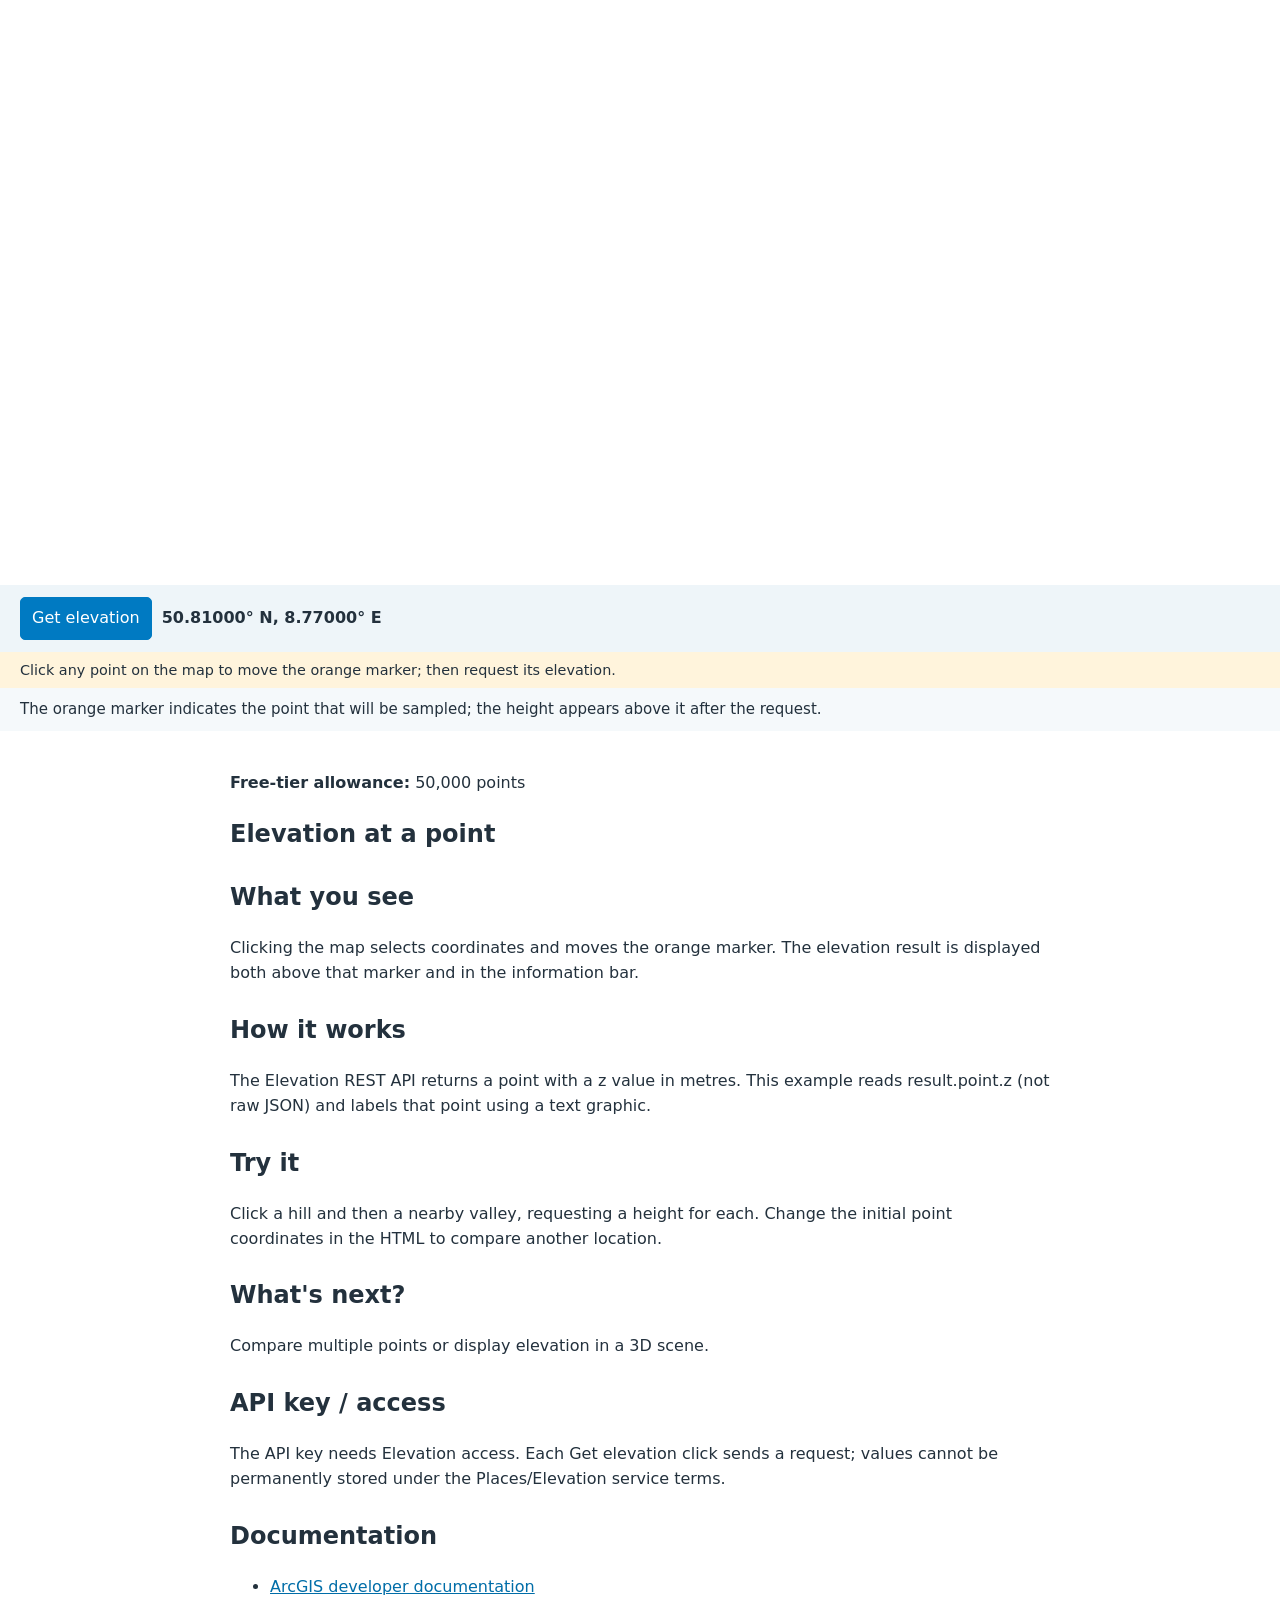
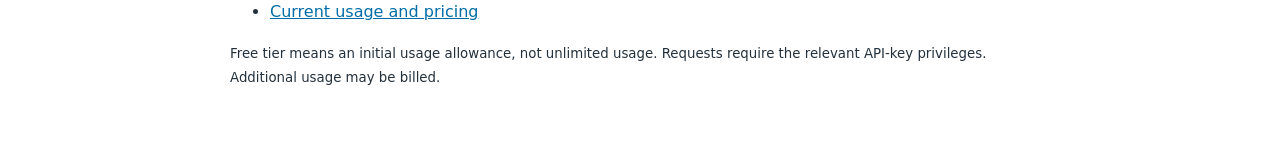
<file: lessons/14-elevation.html>
<!doctype html>
<html lang="en">
<head>
  <meta charset="utf-8">
  <meta name="viewport" content="width=device-width, initial-scale=1">
  <title>Elevation at a point</title>
  <style>
    /* Every lesson is standalone: map first, short controls, context below. */
    body { margin:0; font:16px/1.55 system-ui,sans-serif; color:#23313d; background:#fff }
    arcgis-map { display:block; height: min(65vh, 610px); min-height:340px }
    .controls { display:flex; flex-wrap:wrap; align-items:center; gap:10px; padding:12px 20px; background:#eef5f9 }
    button,input,select { font:inherit; padding:8px 11px; border:1px solid #9eb0bb; border-radius:5px }
    button { color:white; background:#007ac2; border-color:#007ac2; cursor:pointer }
    button:disabled { opacity:.65; cursor:wait }
    button.secondary { background:white; color:#1f4b65 }
    #result { margin:0; padding:10px 20px; background:#f5f9fb; min-height:22px; font-size:0.94rem }
    article { max-width:820px; margin:auto; padding:24px 24px 60px }
    article h2 { margin-top:26px } article a { color:#006da8 }
    .hint { margin:0; padding:7px 20px; background:#fff4dc; font-size:0.9rem }
    .places { list-style:none; padding:0 20px 12px; margin:0; display:flex; flex-wrap:wrap; gap:7px }
    .places button { color:#15394c; background:white; border-color:#bdd4e2 }
  </style>
  <script>
    // The sandbox supplies an API key for the current browser session.
    var esriConfig = { apiKey: sessionStorage.getItem("ARCGIS_API_KEY") || "" };
  </script>
  <script type="module" src="https://js.arcgis.com/5.1/"></script>
</head>
<body>
  <arcgis-map basemap="arcgis/topographic" center="8.77,50.81" zoom="12">
    <arcgis-zoom slot="top-left"></arcgis-zoom>
    <arcgis-scale-bar slot="bottom-left" unit="metric"></arcgis-scale-bar>
  </arcgis-map>
  <div class="controls"><button id="elevation">Get elevation</button><strong id="coordinates">50.81000° N, 8.77000° E</strong></div>
  <p class="hint">Click any point on the map to move the orange marker; then request its elevation.</p>
  <p id="result" role="status" aria-live="polite">The orange marker indicates the point that will be sampled; the height appears above it after the request.</p>
  
  <article>
    <p><strong>Free-tier allowance:</strong> 50,000 points</p>
    <h1>Elevation at a point</h1>
    <h2>What you see</h2>
    <p>Clicking the map selects coordinates and moves the orange marker. The elevation result is displayed both above that marker and in the information bar.</p>
    <h2>How it works</h2>
    <p>The Elevation REST API returns a point with a z value in metres. This example reads result.point.z (not raw JSON) and labels that point using a text graphic.</p>
    <h2>Try it</h2>
    <p>Click a hill and then a nearby valley, requesting a height for each. Change the initial point coordinates in the HTML to compare another location.</p>
    <h2>What's next?</h2>
    <p>Compare multiple points or display elevation in a 3D scene.</p>
    <h2>API key / access</h2>
    <p>The API key needs Elevation access. Each Get elevation click sends a request; values cannot be permanently stored under the Places/Elevation service terms.</p>
    <h2>Documentation</h2>
    <ul>
      <li><a href="https://developers.arcgis.com/rest/elevation/elevation-at-point-get/" target="_blank" rel="noreferrer">ArcGIS developer documentation</a></li>
      <li><a href="https://location.arcgis.com/pricing/" target="_blank" rel="noreferrer">Current usage and pricing</a></li>
    </ul>
    <p><small>Free tier means an initial usage allowance, not unlimited usage. Requests require the relevant API-key privileges. Additional usage may be billed.</small></p>
  </article>
  <script type="module">
    const map = document.querySelector("arcgis-map");
    const output = document.querySelector("#result");
    const button = document.querySelector("#elevation");
    const Graphic = await $arcgis.import("@arcgis/core/Graphic.js");
    await map.viewOnReady();

    let point = [8.77, 50.81]; // [longitude, latitude]
    let height;

    function redraw() {
      map.graphics.removeAll();
      const geometry = {type: "point", longitude: point[0], latitude: point[1]};
      map.graphics.add(new Graphic({
        geometry,
        symbol: {type: "simple-marker", color: "#e66333", size: 17,
          outline: {color: "white", width: 2}}
      }));
      if (Number.isFinite(height)) {
        map.graphics.add(new Graphic({
          geometry,
          symbol: {type: "text", text: `${Math.round(height)} m`, color: "#1b3246",
            haloColor: "white", haloSize: 2, yoffset: 25, font: {size: 14, weight: "bold"}}
        }));
      }
      document.querySelector("#coordinates").textContent = `${point[1].toFixed(5)}° N, ${point[0].toFixed(5)}° E`;
    }
    redraw();

    map.addEventListener("arcgisViewClick", (event) => {
      const clicked = event.detail.mapPoint;
      if (!clicked) return;
      point = [clicked.longitude, clicked.latitude];
      height = undefined;
      redraw();
      output.textContent = "Point selected. Click Get elevation to retrieve its height.";
    });

    button.addEventListener("click", async () => {
      button.disabled = true;
      output.textContent = "Requesting elevation for the orange map point…";
      try {
        const params = new URLSearchParams({lon: String(point[0]), lat: String(point[1])});
        const response = await fetch(`https://elevation-api.arcgis.com/arcgis/rest/services/elevation-service/v1/elevation/at-point?${params}`, {
          headers: {Authorization: `Bearer ${esriConfig.apiKey}`}
        });
        const data = await response.json();
        if (!response.ok || data.error) throw Error(data.error?.message || `HTTP ${response.status}`);
        height = Number(data.result?.point?.z);
        if (data.result?.point?.z == null || !Number.isFinite(height)) throw Error("No elevation returned for this coordinate.");
        redraw();
        output.textContent = `Terrain elevation: ${height.toFixed(1)} metres above mean sea level at the orange point.`;
      } catch (error) {
        height = undefined;
        redraw();
        output.textContent = `Elevation failed: ${error.message}`;
      } finally {
        button.disabled = false;
      }
    });
  </script>
</body>
</html>
</file>
<file: styles.css>
:root { font-family: system-ui, sans-serif; color: #202a33; background: #f5f7f9; --line: #dce2e8; --sidebar: 230px; --header: 60px; }
* { box-sizing: border-box; }
html, body { margin: 0; min-height: 100%; }
[hidden] { display: none !important; }
button, input { font: inherit; }
button { cursor: pointer; border: none; border-radius: 5px; background: #007ac2; color: white; padding: 9px 13px; }
button.quiet { background: #fff; color: #1b3345; border: 1px solid var(--line); }
.auth { min-height: 100vh; display: grid; place-items: center; padding: 20px; }
.auth-card { display: grid; gap: 14px; width: min(420px, 100%); padding: 30px; background: white; border: 1px solid var(--line); border-radius: 10px; }
.auth-card h1, .auth-card p { margin: 0; }
.auth-card input { width: 100%; padding: 11px; border: 1px solid #9cabb5; border-radius: 5px; }
.eyebrow { color: #007ac2; font-size: 12px; text-transform: uppercase; letter-spacing: 0.08em; }
.topbar { height: var(--header); display: flex; align-items: center; gap: 18px; padding: 0 20px; border-bottom: 1px solid var(--line); background: white; }
.topbar strong { flex: 1; }
.sidebar { position: absolute; top: var(--header); bottom: 0; width: var(--sidebar); border-right: 1px solid var(--line); background: white; padding: 18px 12px; overflow: auto; }
.sidebar h2 { font-size: 15px; padding: 0 12px; }
.sidebar a { display: block; padding: 12px; border-radius: 5px; color: #273a49; text-decoration: none; font-size: 14px; }
.sidebar a:hover, .sidebar a[aria-current="true"] { background: #e5f3fb; }
.main { margin-left: var(--sidebar); height: calc(100dvh - var(--header)); display: flex; flex-direction: column; min-height: 420px; }
.toolbar { min-height: 62px; padding: 10px 16px; background: white; border-bottom: 1px solid var(--line); display: flex; align-items: center; justify-content: space-between; gap: 12px; }
.toolbar h1 { margin: 0; font-size: 18px; }
.actions { display: flex; gap: 8px; }
.workspace { display: flex; flex: 1; min-height: 0; }
#preview { flex: 1; min-width: 0; border: 0; background: white; }
.code-panel { width: 45%; min-width: 300px; border-left: 1px solid var(--line); display: flex; flex-direction: column; background: #1e1e1e; }
.code-status { flex: 0 0 auto; margin: 0; padding: 8px 12px; font-size: 12px; color: #d4d4d4; background: #2d2d2d; }
#editor-host { flex: 1; min-height: 0; }
#code-input { flex: 1; resize: none; width: 100%; border: 0; padding: 16px; color: #e2e2e2; background: #1e1e1e; font: 13px/1.6 monospace; }
.mobile-menu { display: none; }
@media (max-width: 850px) {
  .mobile-menu { display: inline-block; }
  .sidebar { z-index: 10; transform: translateX(-100%); transition: transform 0.15s; box-shadow: 5px 0 12px #0002; }
  .sidebar.open { transform: translateX(0); }
  .main { margin-left: 0; }
  .workspace.split { flex-direction: column; }
  .workspace.split .code-panel { width: 100%; height: 48%; min-width: 0; border-left: 0; border-top: 1px solid var(--line); }
}

/* Group the free-tier lessons by their billing category. */
.nav-heading { margin: 20px 12px 5px; font-size: 12px; color: #5d7382; letter-spacing: .05em; text-transform: uppercase; }
</file>
